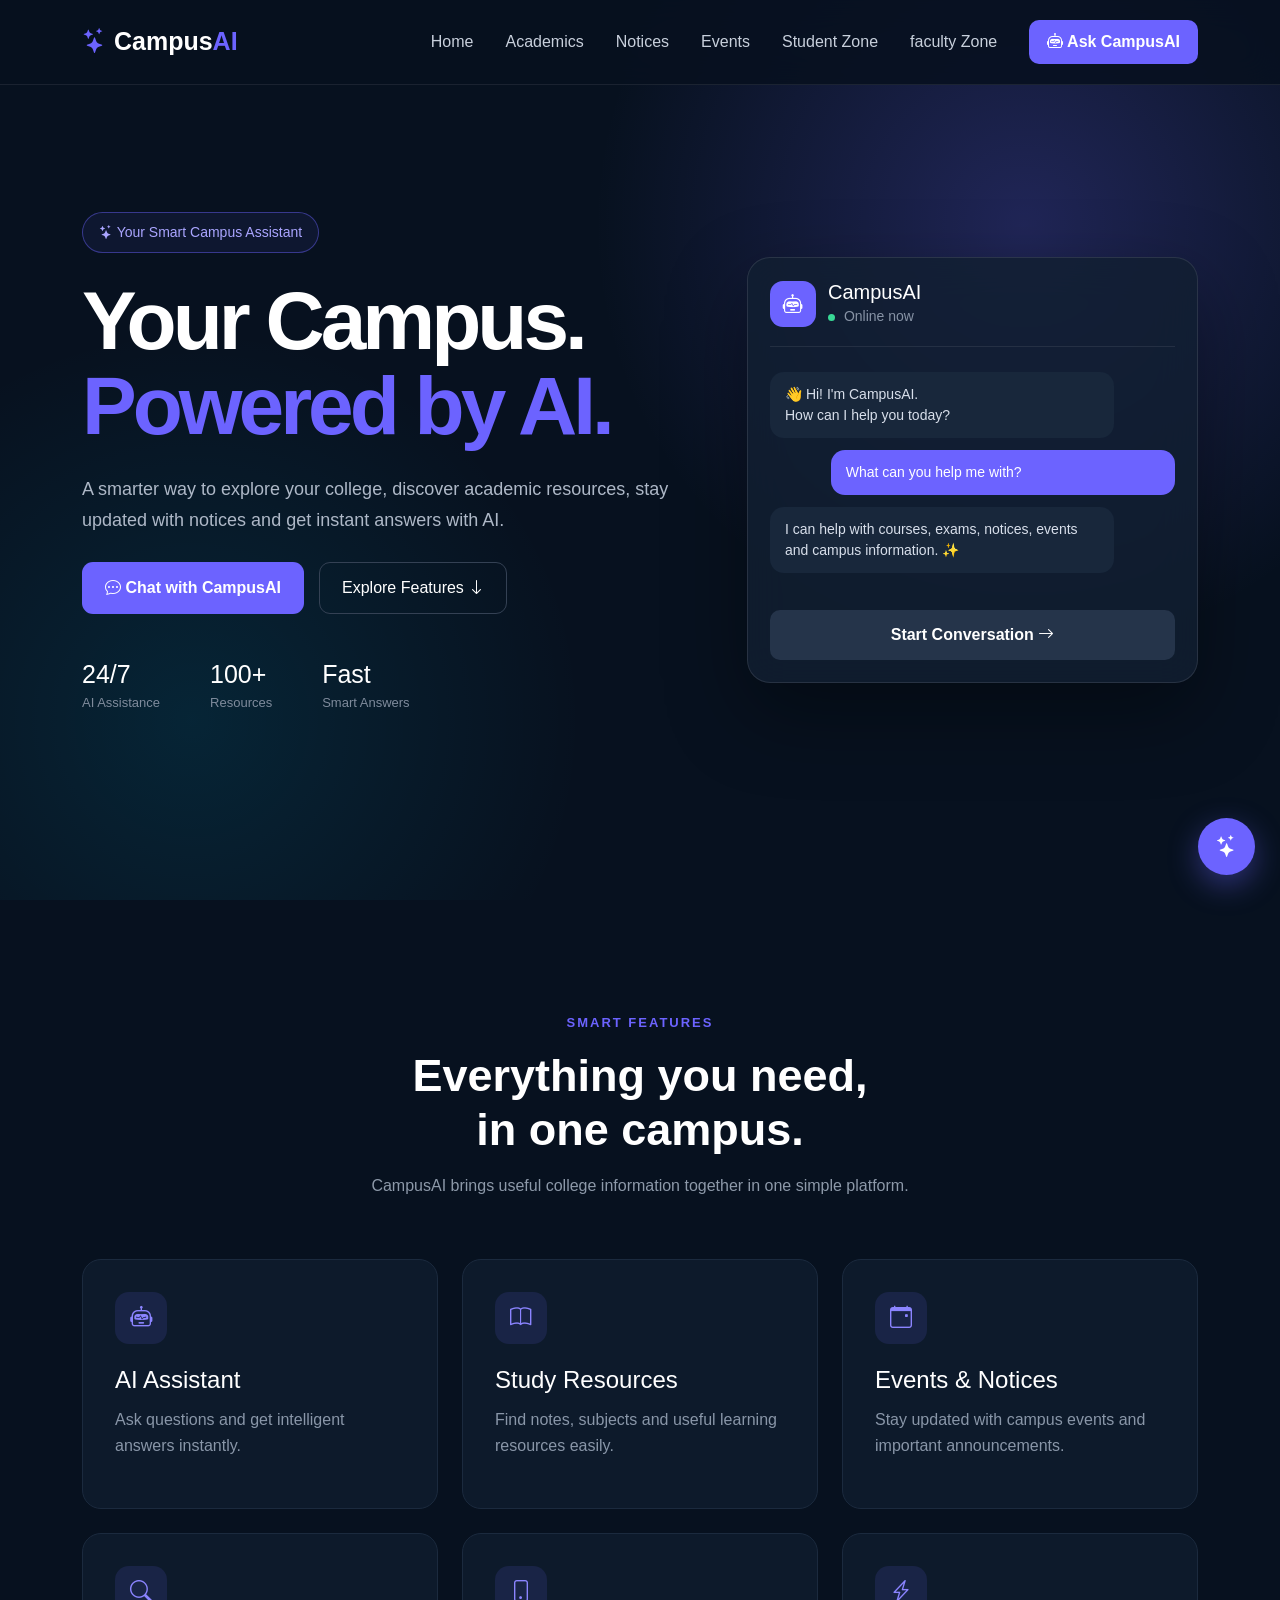
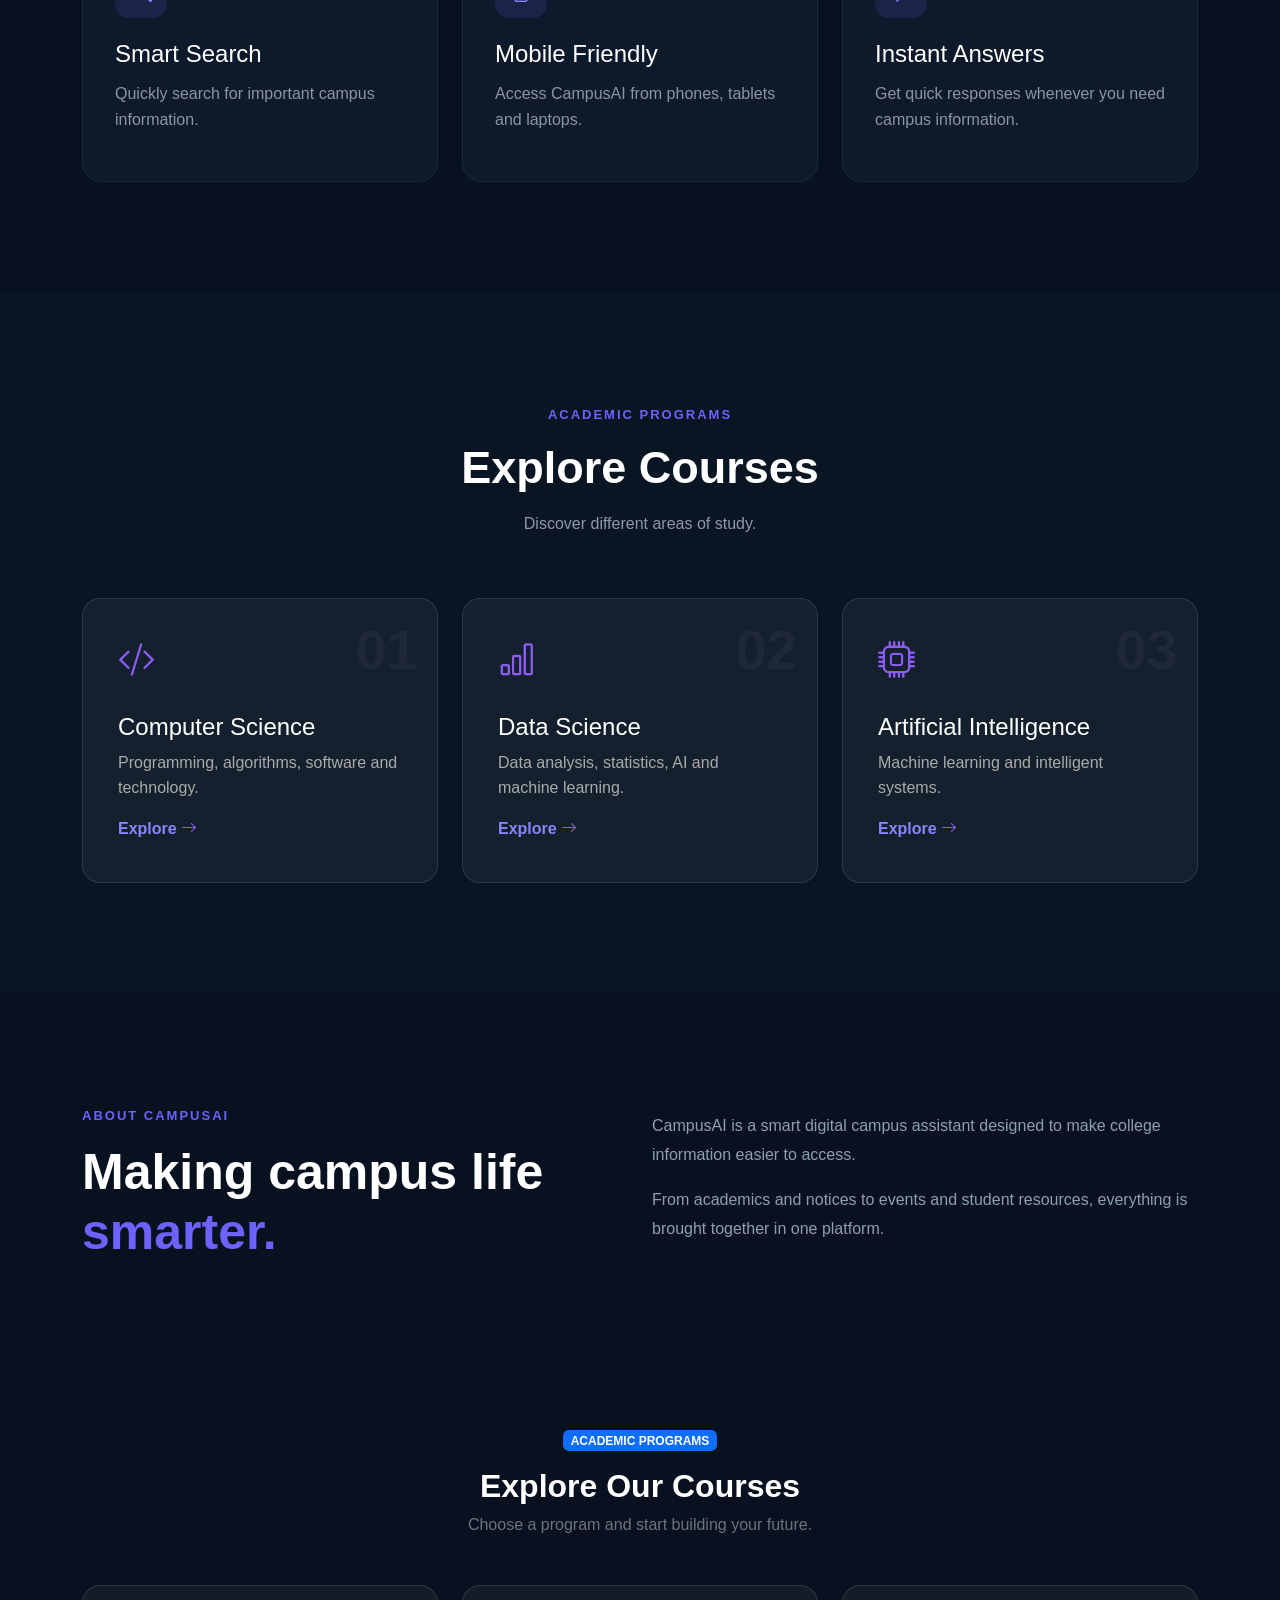
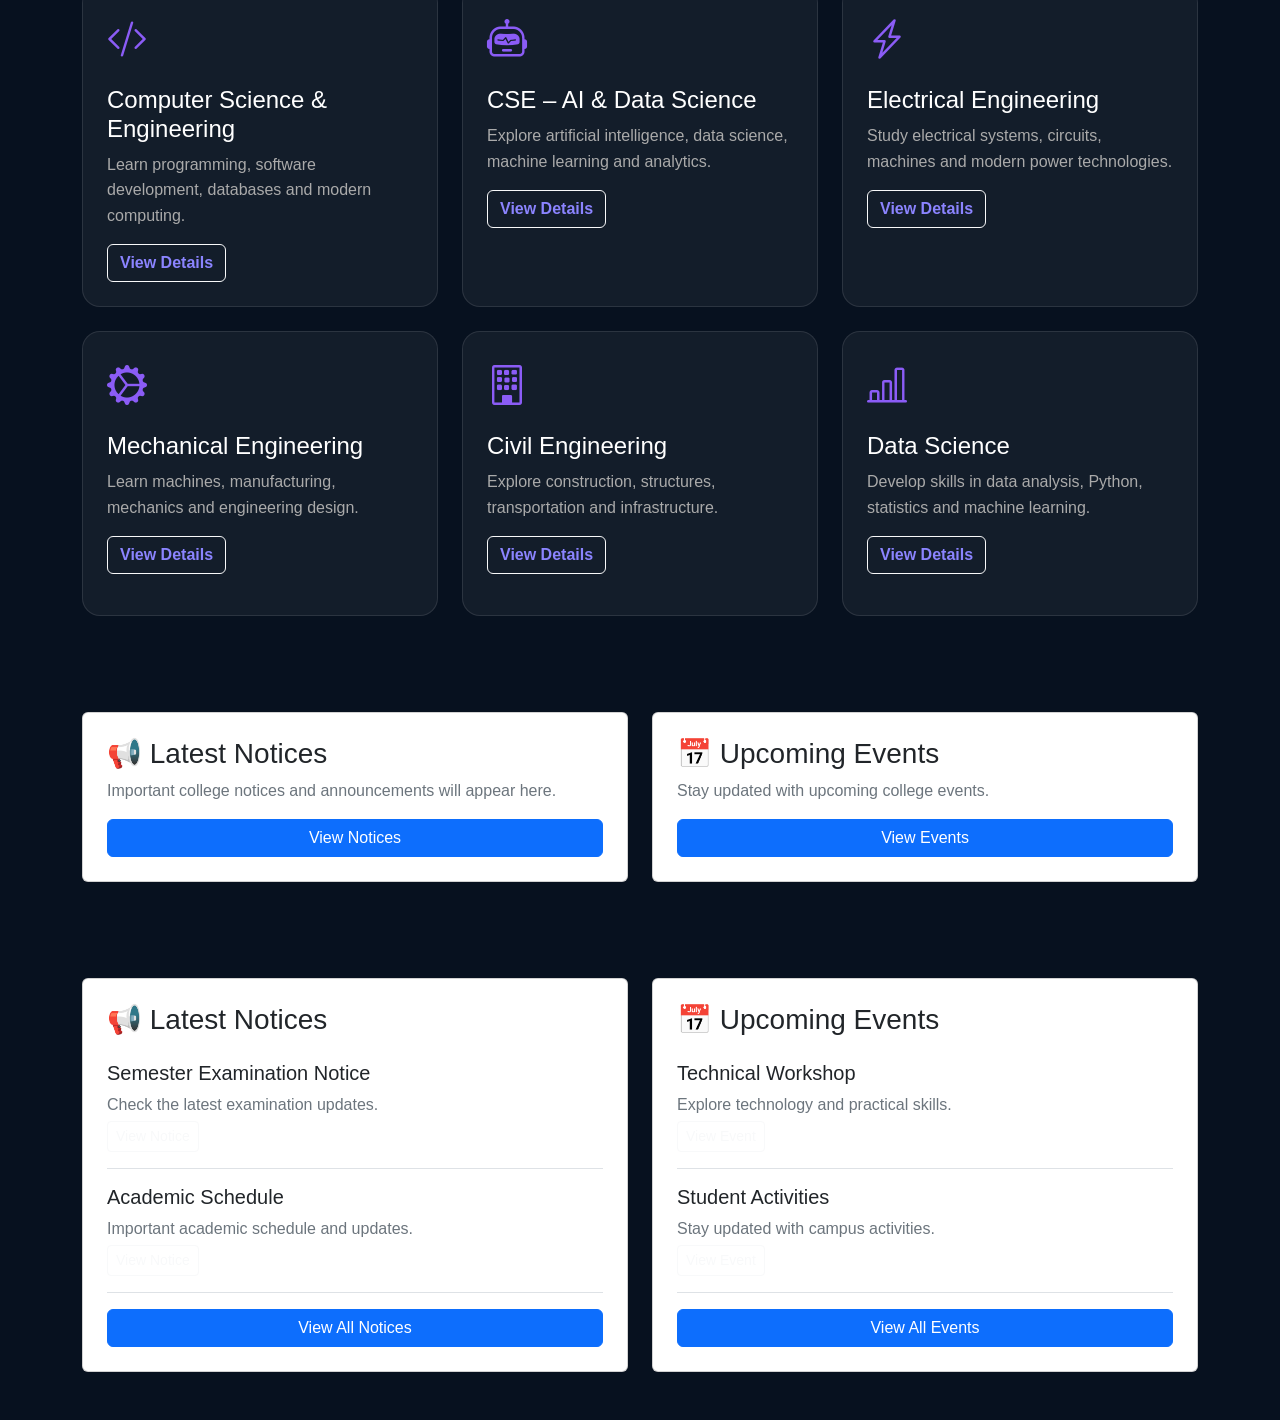
<file: index.html>
<!DOCTYPE html>
<html lang="en">

<head>
    <meta charset="UTF-8">
    <meta name="viewport" content="width=device-width, initial-scale=1.0">

    <title>CampusAI | Smart College Assistant</title>

    <!-- Bootstrap -->
    <link href="https://cdn.jsdelivr.net/npm/bootstrap@5.3.3/dist/css/bootstrap.min.css" rel="stylesheet">

    <!-- Bootstrap Icons -->
    <link rel="stylesheet"
        href="https://cdn.jsdelivr.net/npm/bootstrap-icons@1.11.3/font/bootstrap-icons.min.css">

    <!-- Our CSS -->
    <link rel="stylesheet" href="style.css">
</head>

<body>

    <!-- NAVBAR -->
    <nav class="navbar navbar-expand-lg fixed-top">

        <div class="container">

            <a class="navbar-brand" href="index.html">
                <i class="bi bi-stars"></i>
                Campus<span>AI</span>
            </a>

            <button class="navbar-toggler" type="button"
                data-bs-toggle="collapse"
                data-bs-target="#navbarNav">

                <span class="navbar-toggler-icon"></span>

            </button>

            <div class="collapse navbar-collapse" id="navbarNav">

                <ul class="navbar-nav ms-auto align-items-lg-center">

                    <li class="nav-item">
                        <a class="nav-link" href="#home">Home</a>
                    </li>

                    <li class="nav-item">
                        <a class="nav-link" href="page/academics.html">
                            Academics
                        </a>
                    </li>

                    <li class="nav-item">
                        <a class="nav-link" href="page/notices.html">
                            Notices
                        </a>
                    </li>

                    <li class="nav-item">
                        <a class="nav-link" href="page/events.html">
                            Events
                        </a>
                    </li>

                    <li class="nav-item">
                        <a class="nav-link" href="page/student.html">
                            Student Zone
                        </a>
                    </li>
                    
                    <li class="nav-item">
                        <a class="nav-link" href="page/faculty.html">
                             faculty Zone
                        </a>
                    </li> 

                    <li class="nav-item ms-lg-3">

                        <button class="ai-nav-btn" onclick="openChat()">
                            <i class="bi bi-robot"></i>
                            Ask CampusAI
                        </button>

                    </li>

                </ul>

            </div>

        </div>

    </nav>


    <!-- HERO SECTION -->

    <section id="home" class="hero">

        <div class="container">

            <div class="row align-items-center">

                <!-- LEFT -->

                <div class="col-lg-7">

                    <div class="badge-ai">

                        <i class="bi bi-stars"></i>

                        Your Smart Campus Assistant

                    </div>


                    <h1>

                        Your Campus.

                        <br>

                        <span>Powered by AI.</span>

                    </h1>


                    <p class="hero-text">

                        A smarter way to explore your college,
                        discover academic resources, stay updated
                        with notices and get instant answers with AI.

                    </p>


                    <div class="hero-buttons">

                        <button class="primary-btn" onclick="openChat()">

                            <i class="bi bi-chat-dots"></i>

                            Chat with CampusAI

                        </button>


                        <a href="#features" class="secondary-btn">

                            Explore Features

                            <i class="bi bi-arrow-down"></i>

                        </a>

                    </div>


                    <!-- STATS -->

                    <div class="hero-stats">

                        <div>

                            <h4>24/7</h4>

                            <p>AI Assistance</p>

                        </div>


                        <div>

                            <h4>100+</h4>

                            <p>Resources</p>

                        </div>


                        <div>

                            <h4>Fast</h4>

                            <p>Smart Answers</p>

                        </div>

                    </div>

                </div>


                <!-- RIGHT AI CARD -->

                <div class="col-lg-5">

                    <div class="ai-card">

                        <div class="ai-card-header">

                            <div class="ai-avatar">

                                <i class="bi bi-robot"></i>

                            </div>


                            <div>

                                <h5>CampusAI</h5>

                                <small>

                                    <span class="online-dot"></span>

                                    Online now

                                </small>

                            </div>

                        </div>


                        <div class="chat-preview">

                            <div class="message bot-message">

                                👋 Hi! I'm CampusAI.

                                <br>

                                How can I help you today?

                            </div>


                            <div class="message user-message">

                                What can you help me with?

                            </div>


                            <div class="message bot-message">

                                I can help with courses,
                                exams, notices, events
                                and campus information. ✨

                            </div>

                        </div>


                        <button class="chat-start" onclick="openChat()">

                            Start Conversation

                            <i class="bi bi-arrow-right"></i>

                        </button>

                    </div>

                </div>

            </div>

        </div>

    </section>


    <!-- FEATURES -->

    <section id="features" class="section">

        <div class="container">

            <div class="section-heading">

                <span>SMART FEATURES</span>

                <h2>
                    Everything you need,
                    <br>
                    in one campus.
                </h2>

                <p>
                    CampusAI brings useful college information
                    together in one simple platform.
                </p>

            </div>


            <div class="row g-4">


                <div class="col-md-6 col-lg-4">

                    <div class="feature-card">

                        <div class="feature-icon">

                            <i class="bi bi-robot"></i>

                        </div>

                        <h4>AI Assistant</h4>

                        <p>
                            Ask questions and get intelligent
                            answers instantly.
                        </p>

                    </div>

                </div>


                <div class="col-md-6 col-lg-4">

                    <div class="feature-card">

                        <div class="feature-icon">

                            <i class="bi bi-book"></i>

                        </div>

                        <h4>Study Resources</h4>

                        <p>
                            Find notes, subjects and useful
                            learning resources easily.
                        </p>

                    </div>

                </div>


                <div class="col-md-6 col-lg-4">

                    <div class="feature-card">

                        <div class="feature-icon">

                            <i class="bi bi-calendar-event"></i>

                        </div>

                        <h4>Events & Notices</h4>

                        <p>
                            Stay updated with campus events
                            and important announcements.
                        </p>

                    </div>

                </div>


                <div class="col-md-6 col-lg-4">

                    <div class="feature-card">

                        <div class="feature-icon">

                            <i class="bi bi-search"></i>

                        </div>

                        <h4>Smart Search</h4>

                        <p>
                            Quickly search for important
                            campus information.
                        </p>

                    </div>

                </div>


                <div class="col-md-6 col-lg-4">

                    <div class="feature-card">

                        <div class="feature-icon">

                            <i class="bi bi-phone"></i>

                        </div>

                        <h4>Mobile Friendly</h4>

                        <p>
                            Access CampusAI from phones,
                            tablets and laptops.
                        </p>

                    </div>

                </div>


                <div class="col-md-6 col-lg-4">

                    <div class="feature-card">

                        <div class="feature-icon">

                            <i class="bi bi-lightning-charge"></i>

                        </div>

                        <h4>Instant Answers</h4>

                        <p>
                            Get quick responses whenever
                            you need campus information.
                        </p>

                    </div>

                </div>

            </div>

        </div>

    </section>


    <!-- COURSES -->

    <section id="courses" class="courses-section">

        <div class="container">

            <div class="section-heading">

                <span>ACADEMIC PROGRAMS</span>

                <h2>Explore Courses</h2>

                <p>
                    Discover different areas of study.
                </p>

            </div>


            <div class="row g-4">


                <div class="col-md-4">

                    <div class="course-card">

                        <div class="course-number">01</div>

                        <i class="bi bi-code-slash"></i>

                        <h4>Computer Science</h4>

                        <p>
                            Programming, algorithms,
                            software and technology.
                        </p>

                        <a href="pages/academics.html">
                            Explore
                            <i class="bi bi-arrow-right"></i>
                        </a>

                    </div>

                </div>


                <div class="col-md-4">

                    <div class="course-card">

                        <div class="course-number">02</div>

                        <i class="bi bi-bar-chart"></i>

                        <h4>Data Science</h4>

                        <p>
                            Data analysis, statistics,
                            AI and machine learning.
                        </p>

                        <a href="pages/academics.html">
                            Explore
                            <i class="bi bi-arrow-right"></i>
                        </a>

                    </div>

                </div>


                <div class="col-md-4">

                    <div class="course-card">

                        <div class="course-number">03</div>

                        <i class="bi bi-cpu"></i>

                        <h4>Artificial Intelligence</h4>

                        <p>
                            Machine learning and
                            intelligent systems.
                        </p>

                        <a href="pages/academics.html">
                            Explore
                            <i class="bi bi-arrow-right"></i>
                        </a>

                    </div>

                </div>

            </div>

        </div>

    </section>


    <!-- ABOUT -->

    <section id="about" class="about-section">

        <div class="container">

            <div class="row align-items-center">

                <div class="col-lg-6">

                    <span class="small-title">
                        ABOUT CAMPUSAI
                    </span>

                    <h2>
                        Making campus life
                        <span>smarter.</span>
                    </h2>

                </div>


                <div class="col-lg-6">

                    <p>
                        CampusAI is a smart digital campus
                        assistant designed to make college
                        information easier to access.
                    </p>

                    <p>
                        From academics and notices to events
                        and student resources, everything is
                        brought together in one platform.
                    </p>

                </div>

            </div>

        </div>

    </section>

    <section id="courses" class="py-5">
    <div class="container">

        <div class="text-center mb-5">
            <span class="badge bg-primary mb-3">ACADEMIC PROGRAMS</span>
            <h2 class="fw-bold">Explore Our Courses</h2>
            <p class="text-secondary">
                Choose a program and start building your future.
            </p>
        </div>

        <div class="row g-4">

            <div class="col-md-6 col-lg-4">
                <div class="course-card h-100 p-4">
                    <i class="bi bi-code-slash fs-1"></i>
                    <h4 class="mt-3">Computer Science & Engineering</h4>
                    <p>Learn programming, software development, databases and modern computing.</p>
                    <a href="page/academics.html" class="btn btn-outline-light">
                        View Details
                    </a>
                </div>
            </div>

            <div class="col-md-6 col-lg-4">
                <div class="course-card h-100 p-4">
                    <i class="bi bi-robot fs-1"></i>
                    <h4 class="mt-3">CSE – AI & Data Science</h4>
                    <p>Explore artificial intelligence, data science, machine learning and analytics.</p>
                    <a href="page/academics.html" class="btn btn-outline-light">
                        View Details
                    </a>
                </div>
            </div>

            <div class="col-md-6 col-lg-4">
                <div class="course-card h-100 p-4">
                    <i class="bi bi-lightning-charge fs-1"></i>
                    <h4 class="mt-3">Electrical Engineering</h4>
                    <p>Study electrical systems, circuits, machines and modern power technologies.</p>
                    <a href="page/academics.html" class="btn btn-outline-light">
                        View Details
                    </a>
                </div>
            </div>

            <div class="col-md-6 col-lg-4">
                <div class="course-card h-100 p-4">
                    <i class="bi bi-gear-wide-connected fs-1"></i>
                    <h4 class="mt-3">Mechanical Engineering</h4>
                    <p>Learn machines, manufacturing, mechanics and engineering design.</p>
                    <a href="page/academics.html" class="btn btn-outline-light">
                        View Details
                    </a>
                </div>
            </div>

            <div class="col-md-6 col-lg-4">
                <div class="course-card h-100 p-4">
                    <i class="bi bi-building fs-1"></i>
                    <h4 class="mt-3">Civil Engineering</h4>
                    <p>Explore construction, structures, transportation and infrastructure.</p>
                    <a href="page/academics.html" class="btn btn-outline-light">
                        View Details
                    </a>
                </div>
            </div>

            <div class="col-md-6 col-lg-4">
                <div class="course-card h-100 p-4">
                    <i class="bi bi-bar-chart-line fs-1"></i>
                    <h4 class="mt-3">Data Science</h4>
                    <p>Develop skills in data analysis, Python, statistics and machine learning.</p>
                    <a href="page/academics.html" class="btn btn-outline-light">
                        View Details
                    </a>
                </div>
            </div>

        </div>
    </div>
</section>

<section class="container py-5">
    <div class="row g-4">

        <div class="col-lg-6">
            <div class="card p-4 h-100">
                <h3>📢 Latest Notices</h3>
                <p class="text-secondary">
                    Important college notices and announcements will appear here.
                </p>
                <a href="page/notices.html" class="btn btn-primary">
                    View Notices
                </a>
            </div>
        </div>

        <div class="col-lg-6">
            <div class="card p-4 h-100">
                <h3>📅 Upcoming Events</h3>
                <p class="text-secondary">
                    Stay updated with upcoming college events.
                </p>
                <a href="page/events.html" class="btn btn-primary">
                    View Events
                </a>
            </div>
        </div>

    </div>
</section>

<section class="container py-5">
    <div class="row g-4">

        <!-- Latest Notices -->
        <div class="col-lg-6">
            <div class="card h-100 p-4">
                <h3 class="mb-4">
                    📢 Latest Notices
                </h3>

                <div class="border-bottom pb-3 mb-3">
                    <h5>Semester Examination Notice</h5>
                    <p class="text-secondary mb-1">
                        Check the latest examination updates.
                    </p>
                    <a href="pages/notices.html" class="btn btn-sm btn-outline-light">
                        View Notice
                    </a>
                </div>

                <div class="border-bottom pb-3 mb-3">
                    <h5>Academic Schedule</h5>
                    <p class="text-secondary mb-1">
                        Important academic schedule and updates.
                    </p>
                    <a href="pages/notices.html" class="btn btn-sm btn-outline-light">
                        View Notice
                    </a>
                </div>

                <a href="pages/notices.html" class="btn btn-primary">
                    View All Notices
                </a>
            </div>
        </div>

        <!-- Upcoming Events -->
        <div class="col-lg-6">
            <div class="card h-100 p-4">
                <h3 class="mb-4">
                    📅 Upcoming Events
                </h3>

                <div class="border-bottom pb-3 mb-3">
                    <h5>Technical Workshop</h5>
                    <p class="text-secondary mb-1">
                        Explore technology and practical skills.
                    </p>
                    <a href="pages/events.html" class="btn btn-sm btn-outline-light">
                        View Event
                    </a>
                </div>

                <div class="border-bottom pb-3 mb-3">
                    <h5>Student Activities</h5>
                    <p class="text-secondary mb-1">
                        Stay updated with campus activities.
                    </p>
                    <a href="pages/events.html" class="btn btn-sm btn-outline-light">
                        View Event
                    </a>
                </div>

                <a href="pages/events.html" class="btn btn-primary">
                    View All Events
                </a>
            </div>
        </div>

    </div>
</section>

    <!-- CHATBOT -->

    <div id="chatbot" class="chatbot">

        <div class="chat-header">

            <div class="chat-profile">

                <div class="chat-avatar">

                    <i class="bi bi-robot"></i>

                </div>

                <div>

                    <strong>CampusAI</strong>

                    <small>

                        <span class="online-dot"></span>

                        AI Assistant

                    </small>

                </div>

            </div>


            <button onclick="closeChat()">

                <i class="bi bi-x-lg"></i>

            </button>

        </div>


        <div id="chatMessages" class="chat-messages">

            <div class="chat-bubble bot">

                👋 Hey! I'm CampusAI.

                <br><br>

                Ask me anything about your campus.

            </div>

        </div>


        <div class="quick-questions">

            <button onclick="quickQuestion('Tell me about courses')">
                Courses
            </button>

            <button onclick="quickQuestion('Tell me about exams')">
                Exams
            </button>

            <button onclick="quickQuestion('Show study resources')">
                Resources
            </button>

        </div>


        <div class="chat-input">

            <input
                type="text"
                id="userInput"
                placeholder="Ask CampusAI..."
                onkeypress="handleEnter(event)"
            >

            <button onclick="sendMessage()">

                <i class="bi bi-send-fill"></i>

            </button>

        </div>

    </div>


    <!-- FLOATING AI BUTTON -->

    <button class="floating-ai" onclick="openChat()">

        <i class="bi bi-stars"></i>

    </button>


    <!-- Bootstrap JavaScript -->

    <script src="https://cdn.jsdelivr.net/npm/bootstrap@5.3.3/dist/js/bootstrap.bundle.min.js"></script>

    <!-- Our JavaScript -->

    <script src="script.js"></script>

</body>

</html>
</file>
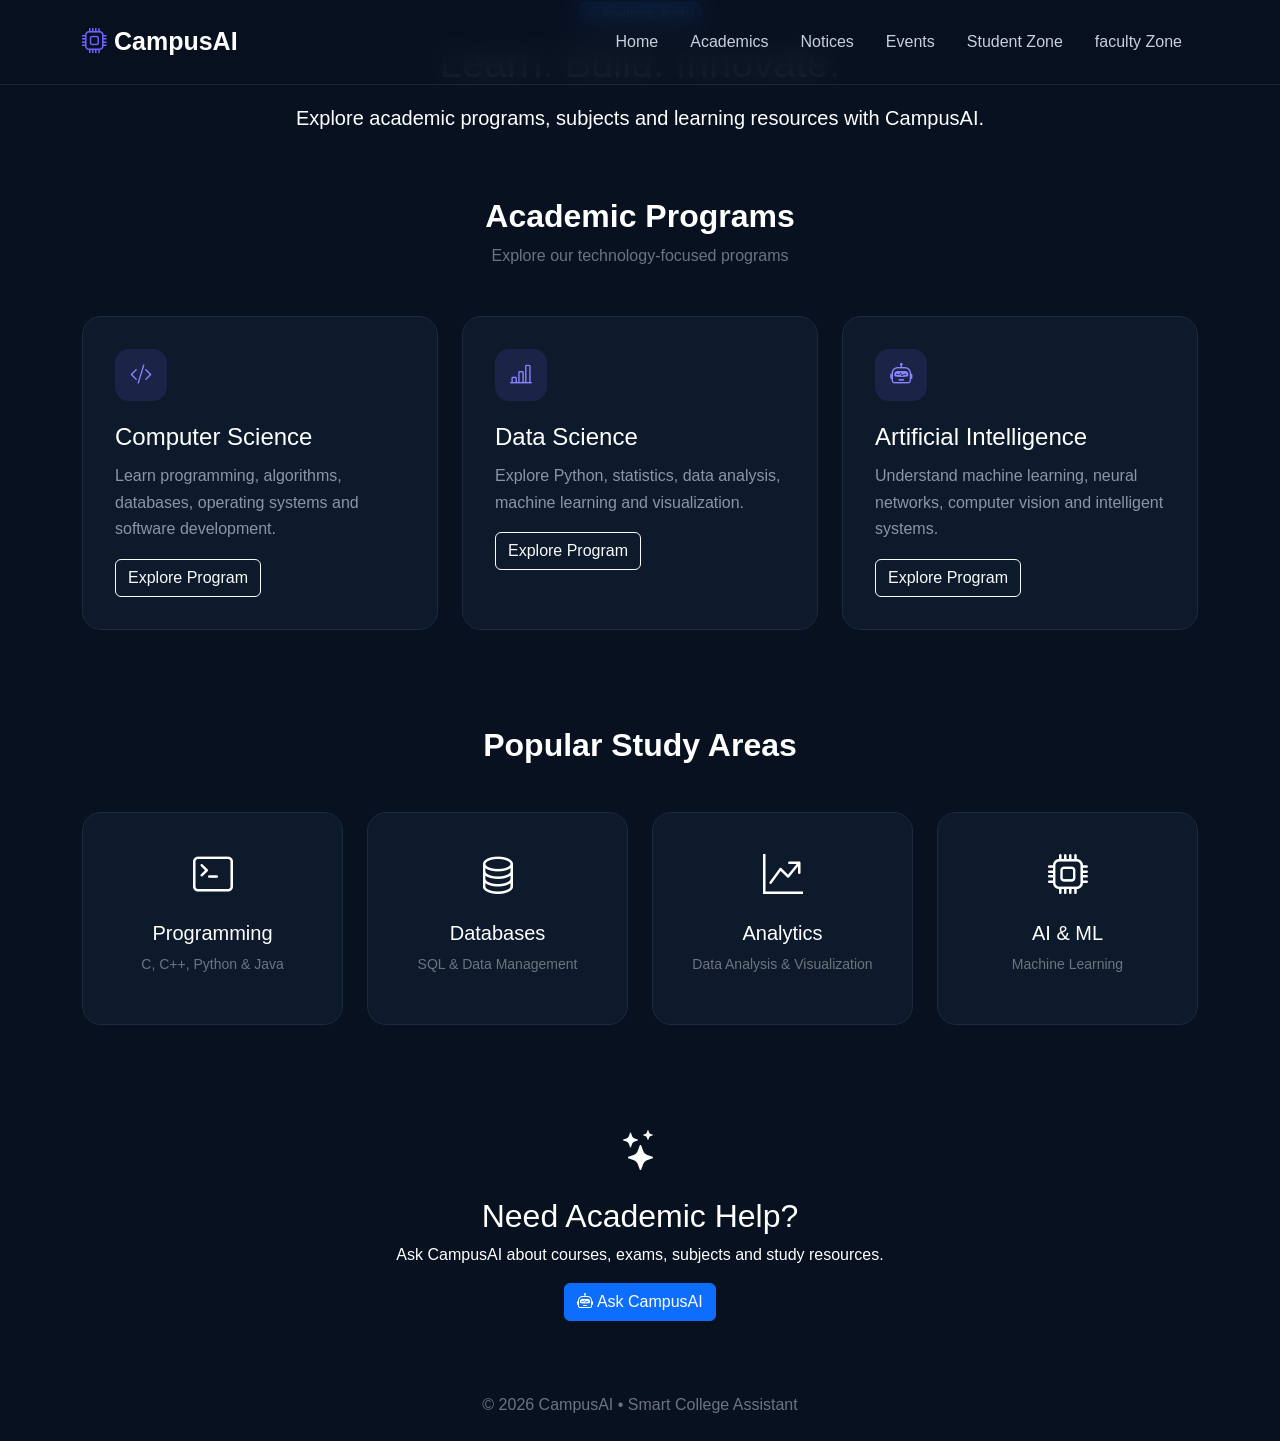
<file: academics.html>
<!DOCTYPE html>
<html lang="en">
<head>
    <meta charset="UTF-8">
    <meta name="viewport" content="width=device-width, initial-scale=1.0">

    <title>Academics | CampusAI</title>

    <link rel="stylesheet"
          href="https://cdn.jsdelivr.net/npm/bootstrap@5.3.3/dist/css/bootstrap.min.css">

    <link rel="stylesheet"
          href="https://cdn.jsdelivr.net/npm/bootstrap-icons@1.11.3/font/bootstrap-icons.min.css">

    <link rel="stylesheet" href="../style.css">
</head>

<body>

<!-- NAVBAR -->
<nav class="navbar navbar-expand-lg navbar-dark fixed-top">
    <div class="container">

        <a class="navbar-brand fw-bold" href="../index.html">
            <i class="bi bi-cpu"></i> CampusAI
        </a>

        <button class="navbar-toggler"
                type="button"
                data-bs-toggle="collapse"
                data-bs-target="#navbarNav">
            <span class="navbar-toggler-icon"></span>
        </button>

        <div class="collapse navbar-collapse" id="navbarNav">

            <ul class="navbar-nav ms-auto">

                <li class="nav-item">
                    <a class="nav-link" href="../index.html">Home</a>
                </li>

                <li class="nav-item">
                    <a class="nav-link active" href="academics.html">
                        Academics
                    </a>
                </li>

                <li class="nav-item">
                    <a class="nav-link" href="notices.html">
                        Notices
                    </a>
                </li>

                <li class="nav-item">
                    <a class="nav-link" href="events.html">
                        Events
                    </a>
                </li>

                <li class="nav-item">
                    <a class="nav-link" href="student.html">
                        Student Zone
                    </a>
                </li>
                <li class="nav-item">
                    <a class="nav-link" href="faculty.html">
                        faculty Zone

                    </a>
                </li>

            </ul>

        </div>
    </div>
</nav>


<!-- HERO -->
<section class="hero-section text-center">

    <div class="container">

        <span class="badge bg-primary mb-3">
            <i class="bi bi-mortarboard"></i>
            Academic Portal
        </span>

        <h1>
            Learn. Build. <span>Innovate.</span>
        </h1>

        <p class="lead mt-3">
            Explore academic programs, subjects and learning resources
            with CampusAI.
        </p>

    </div>

</section>


<!-- PROGRAMS -->
<section class="container py-5">

    <div class="text-center mb-5">

        <h2 class="fw-bold">
            Academic Programs
        </h2>

        <p class="text-secondary">
            Explore our technology-focused programs
        </p>

    </div>


    <div class="row g-4">

        <!-- CSE -->
        <div class="col-md-4">

            <div class="feature-card h-100">

                <div class="feature-icon">
                    <i class="bi bi-code-slash"></i>
                </div>

                <h4 class="mt-3">
                    Computer Science
                </h4>

                <p>
                    Learn programming, algorithms, databases,
                    operating systems and software development.
                </p>

                <button class="btn btn-outline-light">
                    Explore Program
                </button>

            </div>

        </div>


        <!-- DATA SCIENCE -->
        <div class="col-md-4">

            <div class="feature-card h-100">

                <div class="feature-icon">
                    <i class="bi bi-bar-chart-line"></i>
                </div>

                <h4 class="mt-3">
                    Data Science
                </h4>

                <p>
                    Explore Python, statistics, data analysis,
                    machine learning and visualization.
                </p>

                <button class="btn btn-outline-light">
                    Explore Program
                </button>

            </div>

        </div>


        <!-- AI -->
        <div class="col-md-4">

            <div class="feature-card h-100">

                <div class="feature-icon">
                    <i class="bi bi-robot"></i>
                </div>

                <h4 class="mt-3">
                    Artificial Intelligence
                </h4>

                <p>
                    Understand machine learning, neural networks,
                    computer vision and intelligent systems.
                </p>

                <button class="btn btn-outline-light">
                    Explore Program
                </button>

            </div>

        </div>

    </div>

</section>


<!-- STUDY AREAS -->
<section class="container py-5">

    <div class="text-center mb-5">

        <h2 class="fw-bold">
            Popular Study Areas
        </h2>

    </div>


    <div class="row g-4">

        <div class="col-md-3 col-6">
            <div class="feature-card text-center">
                <i class="bi bi-terminal fs-1"></i>
                <h5 class="mt-3">Programming</h5>
                <p class="small text-secondary">
                    C, C++, Python & Java
                </p>
            </div>
        </div>


        <div class="col-md-3 col-6">
            <div class="feature-card text-center">
                <i class="bi bi-database fs-1"></i>
                <h5 class="mt-3">Databases</h5>
                <p class="small text-secondary">
                    SQL & Data Management
                </p>
            </div>
        </div>


        <div class="col-md-3 col-6">
            <div class="feature-card text-center">
                <i class="bi bi-graph-up-arrow fs-1"></i>
                <h5 class="mt-3">Analytics</h5>
                <p class="small text-secondary">
                    Data Analysis & Visualization
                </p>
            </div>
        </div>


        <div class="col-md-3 col-6">
            <div class="feature-card text-center">
                <i class="bi bi-cpu fs-1"></i>
                <h5 class="mt-3">AI & ML</h5>
                <p class="small text-secondary">
                    Machine Learning
                </p>
            </div>
        </div>

    </div>

</section>


<!-- CTA -->
<section class="container py-5">

    <div class="about-box text-center">

        <i class="bi bi-stars fs-1"></i>

        <h2 class="mt-3">
            Need Academic Help?
        </h2>

        <p>
            Ask CampusAI about courses, exams, subjects
            and study resources.
        </p>

        <a href="../index.html#chatbot"
           class="btn btn-primary">
            <i class="bi bi-robot"></i>
            Ask CampusAI
        </a>

    </div>

</section>


<!-- FOOTER -->
<footer class="text-center py-4">

    <p class="mb-0 text-secondary">
        © 2026 CampusAI • Smart College Assistant
    </p>

</footer>


<script src="https://cdn.jsdelivr.net/npm/bootstrap@5.3.3/dist/js/bootstrap.bundle.min.js"></script>

</body>
</html>
</file>
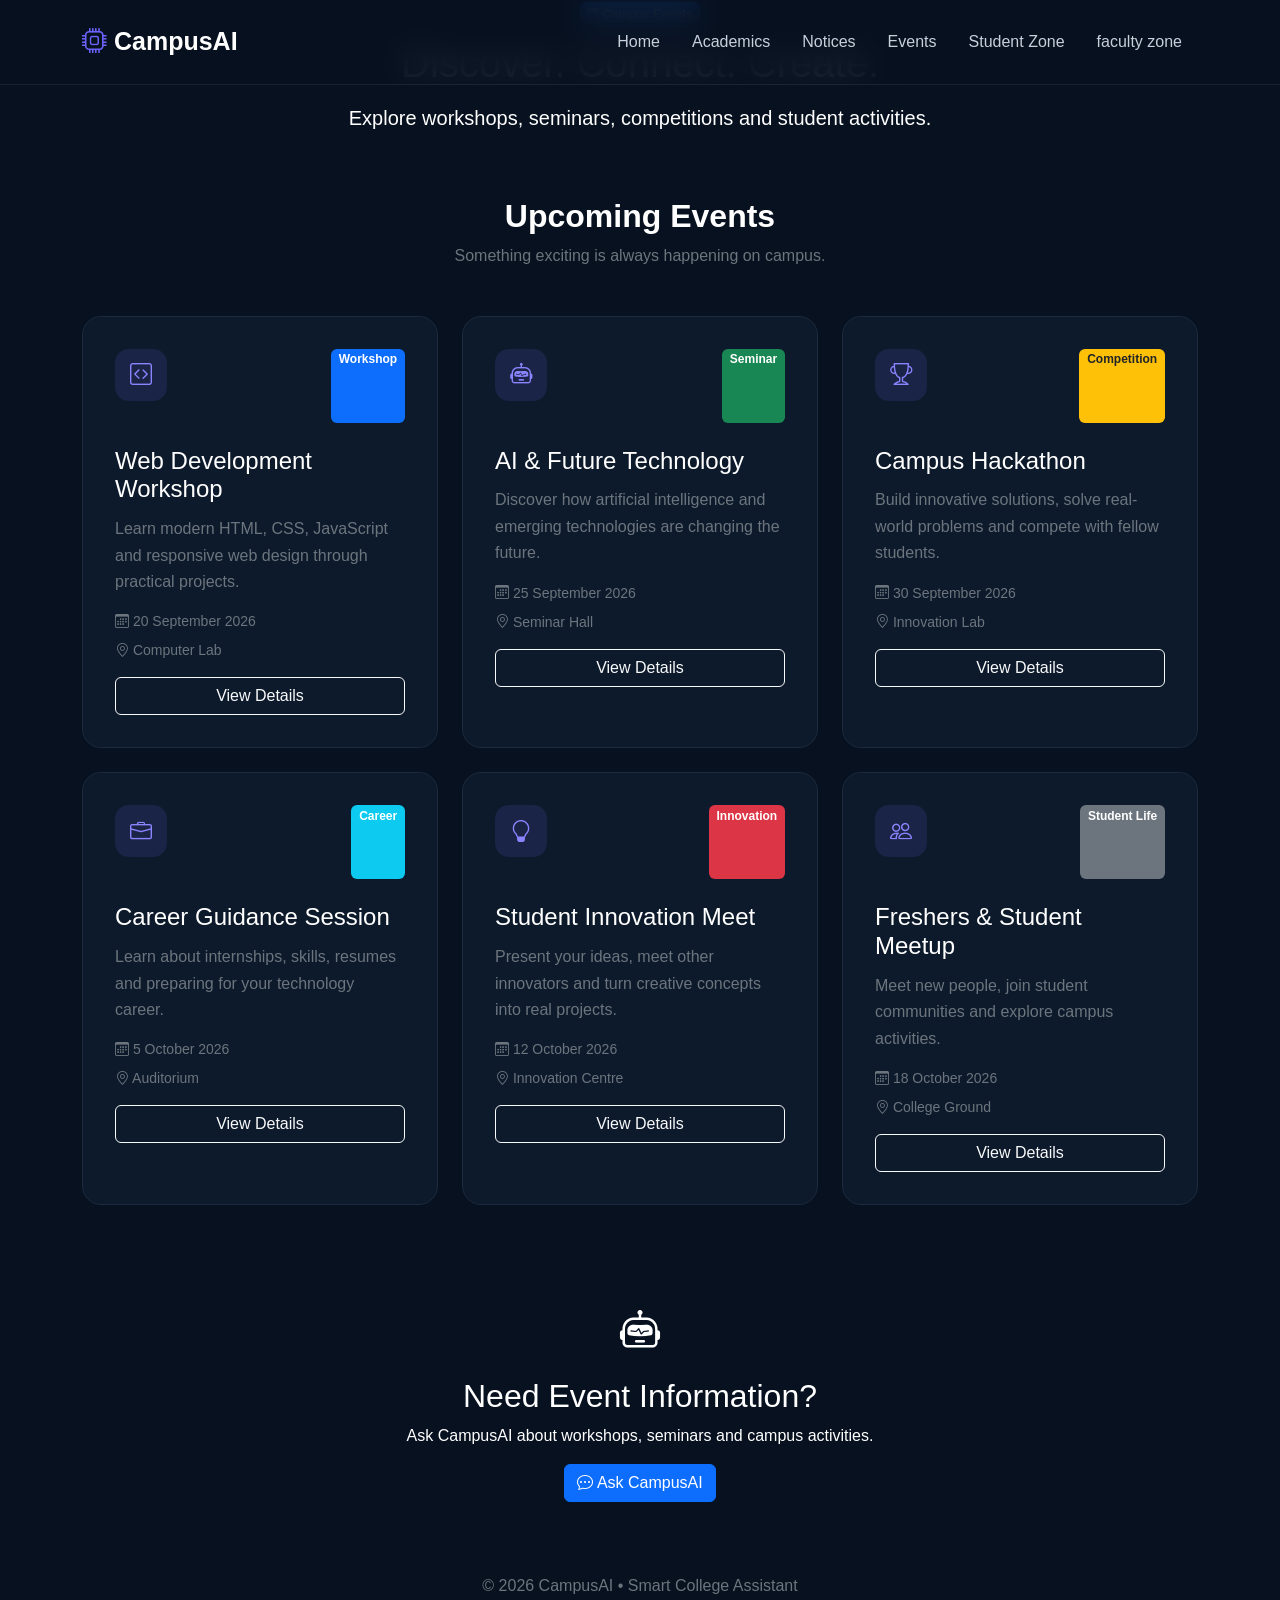
<file: events.html>
<!DOCTYPE html>
<html lang="en">
<head>
    <meta charset="UTF-8">
    <meta name="viewport" content="width=device-width, initial-scale=1.0">

    <title>Events | CampusAI</title>

    <link rel="stylesheet"
          href="https://cdn.jsdelivr.net/npm/bootstrap@5.3.3/dist/css/bootstrap.min.css">

    <link rel="stylesheet"
          href="https://cdn.jsdelivr.net/npm/bootstrap-icons@1.11.3/font/bootstrap-icons.min.css">

    <link rel="stylesheet" href="../style.css">
</head>

<body>

<!-- NAVBAR -->
<nav class="navbar navbar-expand-lg navbar-dark fixed-top">
    <div class="container">

        <a class="navbar-brand fw-bold" href="../index.html">
            <i class="bi bi-cpu"></i> CampusAI
        </a>

        <button class="navbar-toggler"
                type="button"
                data-bs-toggle="collapse"
                data-bs-target="#navbarNav">
            <span class="navbar-toggler-icon"></span>
        </button>

        <div class="collapse navbar-collapse" id="navbarNav">

            <ul class="navbar-nav ms-auto">

                <li class="nav-item">
                    <a class="nav-link" href="../index.html">Home</a>
                </li>

                <li class="nav-item">
                    <a class="nav-link" href="academics.html">Academics</a>
                </li>

                <li class="nav-item">
                    <a class="nav-link" href="notices.html">Notices</a>
                </li>

                <li class="nav-item">
                    <a class="nav-link active" href="events.html">Events</a>
                </li>

                <li class="nav-item">
                    <a class="nav-link" href="student.html">Student Zone</a>
                </li>
               
                <li class="nav-item">
                    <a class="nav-link" href="faculty.html">faculty zone</a>
                </li>

            </ul>

        </div>
    </div>
</nav>


<!-- HERO -->
<section class="hero-section text-center">

    <div class="container">

        <span class="badge bg-primary mb-3">
            <i class="bi bi-calendar2-event"></i>
            Campus Events
        </span>

        <h1>
            Discover. <span>Connect. Create.</span>
        </h1>

        <p class="lead mt-3">
            Explore workshops, seminars, competitions and student activities.
        </p>

    </div>

</section>


<!-- EVENTS -->
<section class="container py-5">

    <div class="text-center mb-5">

        <h2 class="fw-bold">
            Upcoming Events
        </h2>

        <p class="text-secondary">
            Something exciting is always happening on campus.
        </p>

    </div>


    <div class="row g-4">


        <!-- EVENT 1 -->
        <div class="col-lg-4 col-md-6">

            <div class="feature-card h-100">

                <div class="d-flex justify-content-between">

                    <div class="feature-icon">
                        <i class="bi bi-code-square"></i>
                    </div>

                    <span class="badge bg-primary">
                        Workshop
                    </span>

                </div>

                <div class="mt-4">

                    <h4>
                        Web Development Workshop
                    </h4>

                    <p class="text-secondary">
                        Learn modern HTML, CSS, JavaScript and
                        responsive web design through practical projects.
                    </p>

                    <div class="small text-secondary mb-2">
                        <i class="bi bi-calendar3"></i>
                        20 September 2026
                    </div>

                    <div class="small text-secondary mb-3">
                        <i class="bi bi-geo-alt"></i>
                        Computer Lab
                    </div>

                    <button class="btn btn-outline-light w-100">
                        View Details
                    </button>

                </div>

            </div>

        </div>


        <!-- EVENT 2 -->
        <div class="col-lg-4 col-md-6">

            <div class="feature-card h-100">

                <div class="d-flex justify-content-between">

                    <div class="feature-icon">
                        <i class="bi bi-robot"></i>
                    </div>

                    <span class="badge bg-success">
                        Seminar
                    </span>

                </div>

                <div class="mt-4">

                    <h4>
                        AI & Future Technology
                    </h4>

                    <p class="text-secondary">
                        Discover how artificial intelligence and
                        emerging technologies are changing the future.
                    </p>

                    <div class="small text-secondary mb-2">
                        <i class="bi bi-calendar3"></i>
                        25 September 2026
                    </div>

                    <div class="small text-secondary mb-3">
                        <i class="bi bi-geo-alt"></i>
                        Seminar Hall
                    </div>

                    <button class="btn btn-outline-light w-100">
                        View Details
                    </button>

                </div>

            </div>

        </div>


        <!-- EVENT 3 -->
        <div class="col-lg-4 col-md-6">

            <div class="feature-card h-100">

                <div class="d-flex justify-content-between">

                    <div class="feature-icon">
                        <i class="bi bi-trophy"></i>
                    </div>

                    <span class="badge bg-warning text-dark">
                        Competition
                    </span>

                </div>

                <div class="mt-4">

                    <h4>
                        Campus Hackathon
                    </h4>

                    <p class="text-secondary">
                        Build innovative solutions, solve real-world
                        problems and compete with fellow students.
                    </p>

                    <div class="small text-secondary mb-2">
                        <i class="bi bi-calendar3"></i>
                        30 September 2026
                    </div>

                    <div class="small text-secondary mb-3">
                        <i class="bi bi-geo-alt"></i>
                        Innovation Lab
                    </div>

                    <button class="btn btn-outline-light w-100">
                        View Details
                    </button>

                </div>

            </div>

        </div>


        <!-- EVENT 4 -->
        <div class="col-lg-4 col-md-6">

            <div class="feature-card h-100">

                <div class="d-flex justify-content-between">

                    <div class="feature-icon">
                        <i class="bi bi-briefcase"></i>
                    </div>

                    <span class="badge bg-info">
                        Career
                    </span>

                </div>

                <div class="mt-4">

                    <h4>
                        Career Guidance Session
                    </h4>

                    <p class="text-secondary">
                        Learn about internships, skills, resumes and
                        preparing for your technology career.
                    </p>

                    <div class="small text-secondary mb-2">
                        <i class="bi bi-calendar3"></i>
                        5 October 2026
                    </div>

                    <div class="small text-secondary mb-3">
                        <i class="bi bi-geo-alt"></i>
                        Auditorium
                    </div>

                    <button class="btn btn-outline-light w-100">
                        View Details
                    </button>

                </div>

            </div>

        </div>


        <!-- EVENT 5 -->
        <div class="col-lg-4 col-md-6">

            <div class="feature-card h-100">

                <div class="d-flex justify-content-between">

                    <div class="feature-icon">
                        <i class="bi bi-lightbulb"></i>
                    </div>

                    <span class="badge bg-danger">
                        Innovation
                    </span>

                </div>

                <div class="mt-4">

                    <h4>
                        Student Innovation Meet
                    </h4>

                    <p class="text-secondary">
                        Present your ideas, meet other innovators and
                        turn creative concepts into real projects.
                    </p>

                    <div class="small text-secondary mb-2">
                        <i class="bi bi-calendar3"></i>
                        12 October 2026
                    </div>

                    <div class="small text-secondary mb-3">
                        <i class="bi bi-geo-alt"></i>
                        Innovation Centre
                    </div>

                    <button class="btn btn-outline-light w-100">
                        View Details
                    </button>

                </div>

            </div>

        </div>


        <!-- EVENT 6 -->
        <div class="col-lg-4 col-md-6">

            <div class="feature-card h-100">

                <div class="d-flex justify-content-between">

                    <div class="feature-icon">
                        <i class="bi bi-people"></i>
                    </div>

                    <span class="badge bg-secondary">
                        Student Life
                    </span>

                </div>

                <div class="mt-4">

                    <h4>
                        Freshers & Student Meetup
                    </h4>

                    <p class="text-secondary">
                        Meet new people, join student communities and
                        explore campus activities.
                    </p>

                    <div class="small text-secondary mb-2">
                        <i class="bi bi-calendar3"></i>
                        18 October 2026
                    </div>

                    <div class="small text-secondary mb-3">
                        <i class="bi bi-geo-alt"></i>
                        College Ground
                    </div>

                    <button class="btn btn-outline-light w-100">
                        View Details
                    </button>

                </div>

            </div>

        </div>

    </div>

</section>


<!-- AI CTA -->
<section class="container py-5">

    <div class="about-box text-center">

        <i class="bi bi-robot fs-1"></i>

        <h2 class="mt-3">
            Need Event Information?
        </h2>

        <p>
            Ask CampusAI about workshops, seminars and campus activities.
        </p>

        <a href="../index.html" class="btn btn-primary">
            <i class="bi bi-chat-dots"></i>
            Ask CampusAI
        </a>

    </div>

</section>


<!-- FOOTER -->
<footer class="text-center py-4">

    <p class="mb-0 text-secondary">
        © 2026 CampusAI • Smart College Assistant
    </p>

</footer>


<script src="https://cdn.jsdelivr.net/npm/bootstrap@5.3.3/dist/js/bootstrap.bundle.min.js"></script>

</body>
</html>
</file>
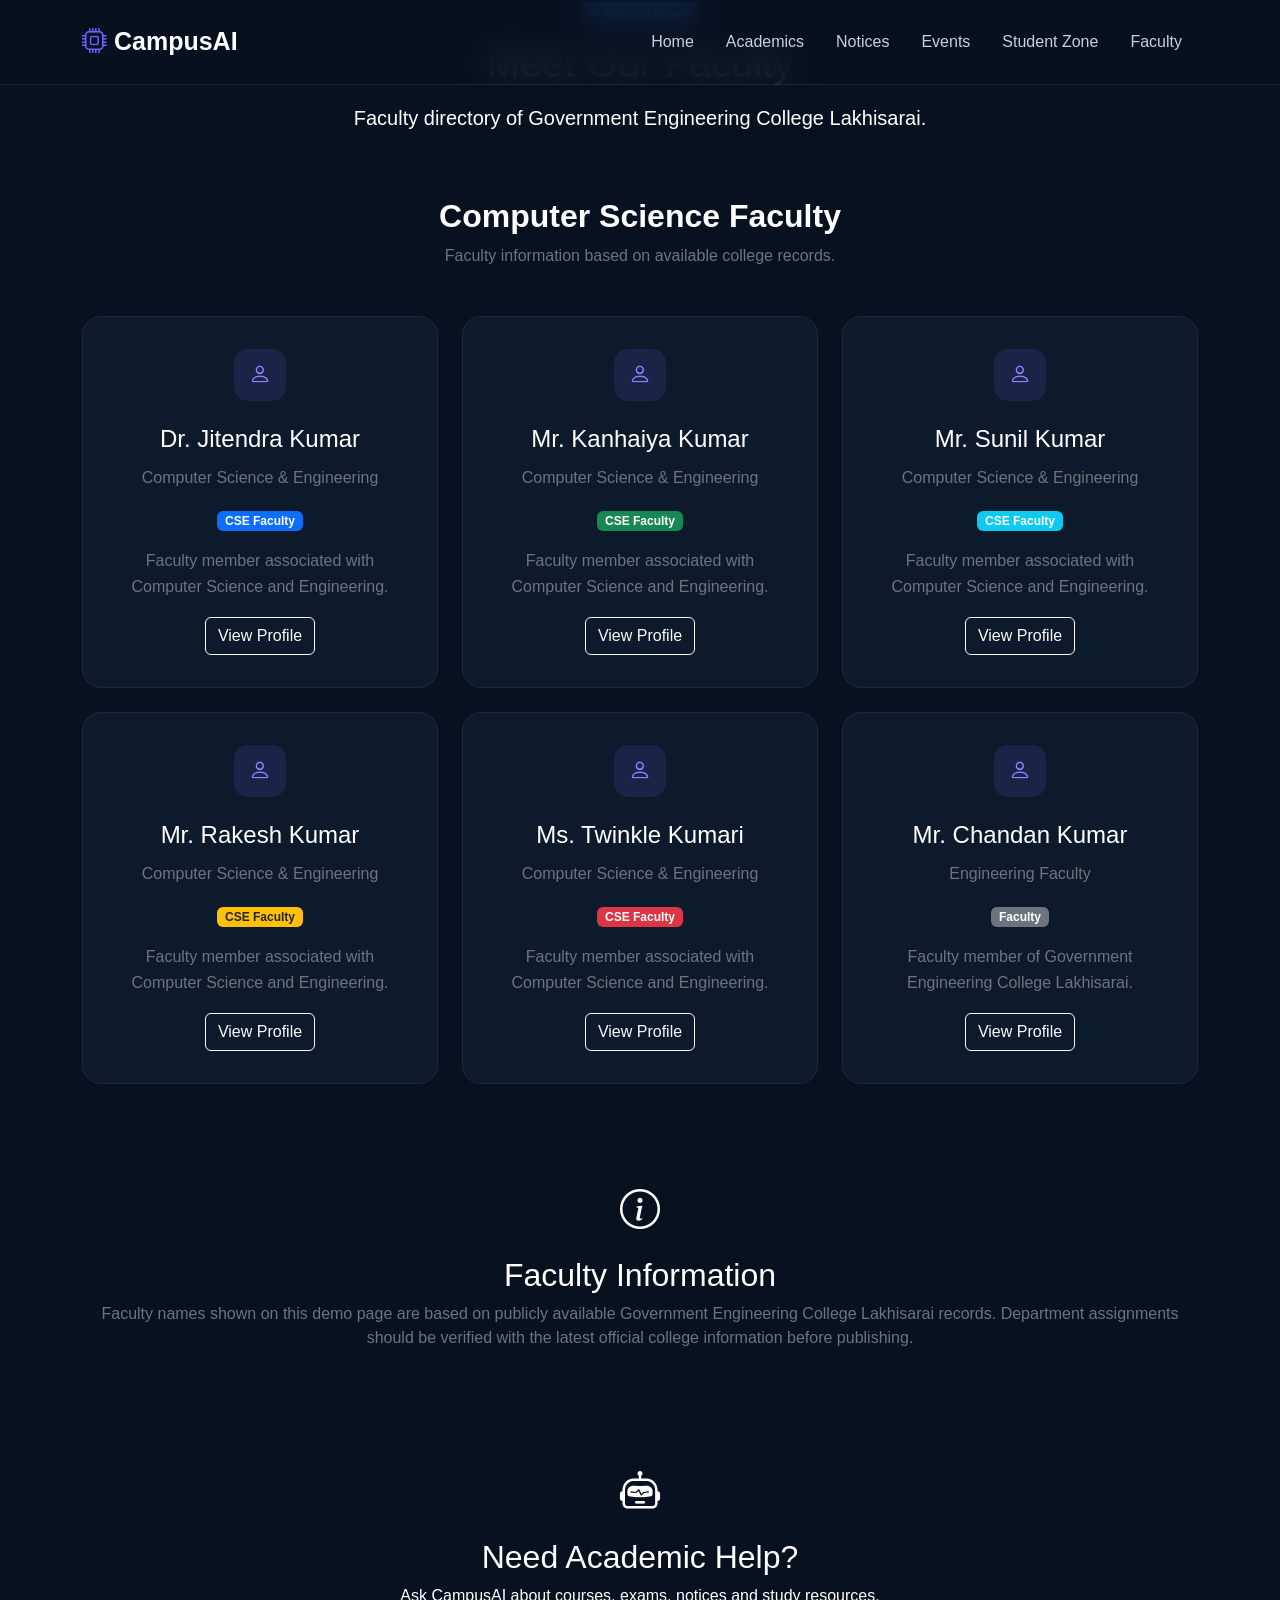
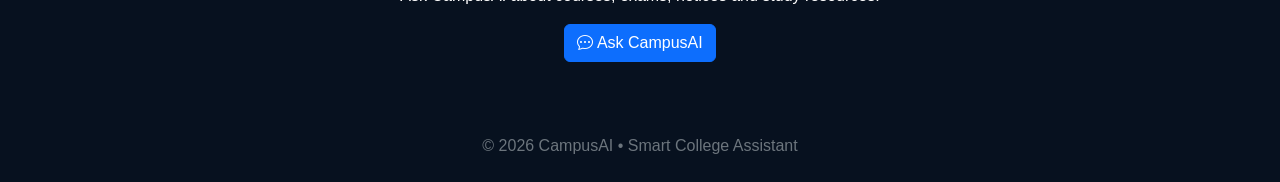
<file: faculty.html>
<!DOCTYPE html>
<html lang="en">

<head>
    <meta charset="UTF-8">
    <meta name="viewport" content="width=device-width, initial-scale=1.0">

    <title>Faculty | CampusAI</title>

    <link rel="stylesheet"
          href="https://cdn.jsdelivr.net/npm/bootstrap@5.3.3/dist/css/bootstrap.min.css">

    <link rel="stylesheet"
          href="https://cdn.jsdelivr.net/npm/bootstrap-icons@1.11.3/font/bootstrap-icons.min.css">

    <link rel="stylesheet" href="../style.css">
</head>

<body>

<!-- ================= NAVBAR ================= -->

<nav class="navbar navbar-expand-lg navbar-dark fixed-top">

    <div class="container">

        <a class="navbar-brand fw-bold" href="../index.html">
            <i class="bi bi-cpu"></i>
            CampusAI
        </a>

        <button class="navbar-toggler"
                type="button"
                data-bs-toggle="collapse"
                data-bs-target="#navbarNav">

            <span class="navbar-toggler-icon"></span>

        </button>

        <div class="collapse navbar-collapse" id="navbarNav">

            <ul class="navbar-nav ms-auto">

                <li class="nav-item">
                    <a class="nav-link" href="../index.html">
                        Home
                    </a>
                </li>

                <li class="nav-item">
                    <a class="nav-link" href="academics.html">
                        Academics
                    </a>
                </li>

                <li class="nav-item">
                    <a class="nav-link" href="notices.html">
                        Notices
                    </a>
                </li>

                <li class="nav-item">
                    <a class="nav-link" href="events.html">
                        Events
                    </a>
                </li>

                <li class="nav-item">
                    <a class="nav-link" href="student.html">
                        Student Zone
                    </a>
                </li>

                <li class="nav-item">
                    <a class="nav-link active" href="faculty.html">
                        Faculty
                    </a>
                </li>

            </ul>

        </div>

    </div>

</nav>


<!-- ================= HERO ================= -->

<section class="hero-section text-center">

    <div class="container">

        <span class="badge bg-primary mb-3">

            <i class="bi bi-people"></i>

            GEC Lakhisarai

        </span>

        <h1>

            Meet Our <span>Faculty</span>

        </h1>

        <p class="lead mt-3">

            Faculty directory of Government Engineering College
            Lakhisarai.

        </p>

    </div>

</section>


<!-- ================= FACULTY ================= -->

<section class="container py-5">

    <div class="text-center mb-5">

        <h2 class="fw-bold">

            Computer Science Faculty

        </h2>

        <p class="text-secondary">

            Faculty information based on available college records.

        </p>

    </div>


    <div class="row g-4">


        <!-- JITENDRA KUMAR -->

        <div class="col-lg-4 col-md-6">

            <div class="feature-card h-100 text-center">

                <div class="feature-icon mx-auto">

                    <i class="bi bi-person"></i>

                </div>

                <h4 class="mt-4">

                    Dr. Jitendra Kumar

                </h4>

                <p class="text-secondary">

                    Computer Science & Engineering

                </p>

                <span class="badge bg-primary">

                    CSE Faculty

                </span>

                <p class="text-secondary mt-3">

                    Faculty member associated with Computer Science
                    and Engineering.

                </p>

                <button class="btn btn-outline-light">

                    View Profile

                </button>

            </div>

        </div>


        <!-- KANHAIYA KUMAR -->

        <div class="col-lg-4 col-md-6">

            <div class="feature-card h-100 text-center">

                <div class="feature-icon mx-auto">

                    <i class="bi bi-person"></i>

                </div>

                <h4 class="mt-4">

                    Mr. Kanhaiya Kumar

                </h4>

                <p class="text-secondary">

                    Computer Science & Engineering

                </p>

                <span class="badge bg-success">

                    CSE Faculty

                </span>

                <p class="text-secondary mt-3">

                    Faculty member associated with Computer Science
                    and Engineering.

                </p>

                <button class="btn btn-outline-light">

                    View Profile

                </button>

            </div>

        </div>


        <!-- SUNIL KUMAR -->

        <div class="col-lg-4 col-md-6">

            <div class="feature-card h-100 text-center">

                <div class="feature-icon mx-auto">

                    <i class="bi bi-person"></i>

                </div>

                <h4 class="mt-4">

                    Mr. Sunil Kumar

                </h4>

                <p class="text-secondary">

                    Computer Science & Engineering

                </p>

                <span class="badge bg-info">

                    CSE Faculty

                </span>

                <p class="text-secondary mt-3">

                    Faculty member associated with Computer Science
                    and Engineering.

                </p>

                <button class="btn btn-outline-light">

                    View Profile

                </button>

            </div>

        </div>


        <!-- RAKESH KUMAR -->

        <div class="col-lg-4 col-md-6">

            <div class="feature-card h-100 text-center">

                <div class="feature-icon mx-auto">

                    <i class="bi bi-person"></i>

                </div>

                <h4 class="mt-4">

                    Mr. Rakesh Kumar

                </h4>

                <p class="text-secondary">

                    Computer Science & Engineering

                </p>

                <span class="badge bg-warning text-dark">

                    CSE Faculty

                </span>

                <p class="text-secondary mt-3">

                    Faculty member associated with Computer Science
                    and Engineering.

                </p>

                <button class="btn btn-outline-light">

                    View Profile

                </button>

            </div>

        </div>


        <!-- TWINKLE KUMARI -->

        <div class="col-lg-4 col-md-6">

            <div class="feature-card h-100 text-center">

                <div class="feature-icon mx-auto">

                    <i class="bi bi-person"></i>

                </div>

                <h4 class="mt-4">

                    Ms. Twinkle Kumari

                </h4>

                <p class="text-secondary">

                    Computer Science & Engineering

                </p>

                <span class="badge bg-danger">

                    CSE Faculty

                </span>

                <p class="text-secondary mt-3">

                    Faculty member associated with Computer Science
                    and Engineering.

                </p>

                <button class="btn btn-outline-light">

                    View Profile

                </button>

            </div>

        </div>


        <!-- CHANDAN KUMAR -->

        <div class="col-lg-4 col-md-6">

            <div class="feature-card h-100 text-center">

                <div class="feature-icon mx-auto">

                    <i class="bi bi-person"></i>

                </div>

                <h4 class="mt-4">

                    Mr. Chandan Kumar

                </h4>

                <p class="text-secondary">

                    Engineering Faculty

                </p>

                <span class="badge bg-secondary">

                    Faculty

                </span>

                <p class="text-secondary mt-3">

                    Faculty member of Government Engineering
                    College Lakhisarai.

                </p>

                <button class="btn btn-outline-light">

                    View Profile

                </button>

            </div>

        </div>

    </div>

</section>


<!-- ================= FACULTY NOTE ================= -->

<section class="container py-5">

    <div class="about-box text-center">

        <i class="bi bi-info-circle fs-1"></i>

        <h2 class="mt-3">

            Faculty Information

        </h2>

        <p class="text-secondary">

            Faculty names shown on this demo page are based on
            publicly available Government Engineering College
            Lakhisarai records. Department assignments should be
            verified with the latest official college information
            before publishing.

        </p>

    </div>

</section>


<!-- ================= AI CTA ================= -->

<section class="container py-5">

    <div class="about-box text-center">

        <i class="bi bi-robot fs-1"></i>

        <h2 class="mt-3">

            Need Academic Help?

        </h2>

        <p>

            Ask CampusAI about courses, exams, notices and
            study resources.

        </p>

        <a href="../index.html" class="btn btn-primary">

            <i class="bi bi-chat-dots"></i>

            Ask CampusAI

        </a>

    </div>

</section>


<!-- ================= FOOTER ================= -->

<footer class="text-center py-4">

    <p class="mb-0 text-secondary">

        © 2026 CampusAI • Smart College Assistant

    </p>

</footer>


<script src="https://cdn.jsdelivr.net/npm/bootstrap@5.3.3/dist/js/bootstrap.bundle.min.js"></script>

</body>

</html>
</file>
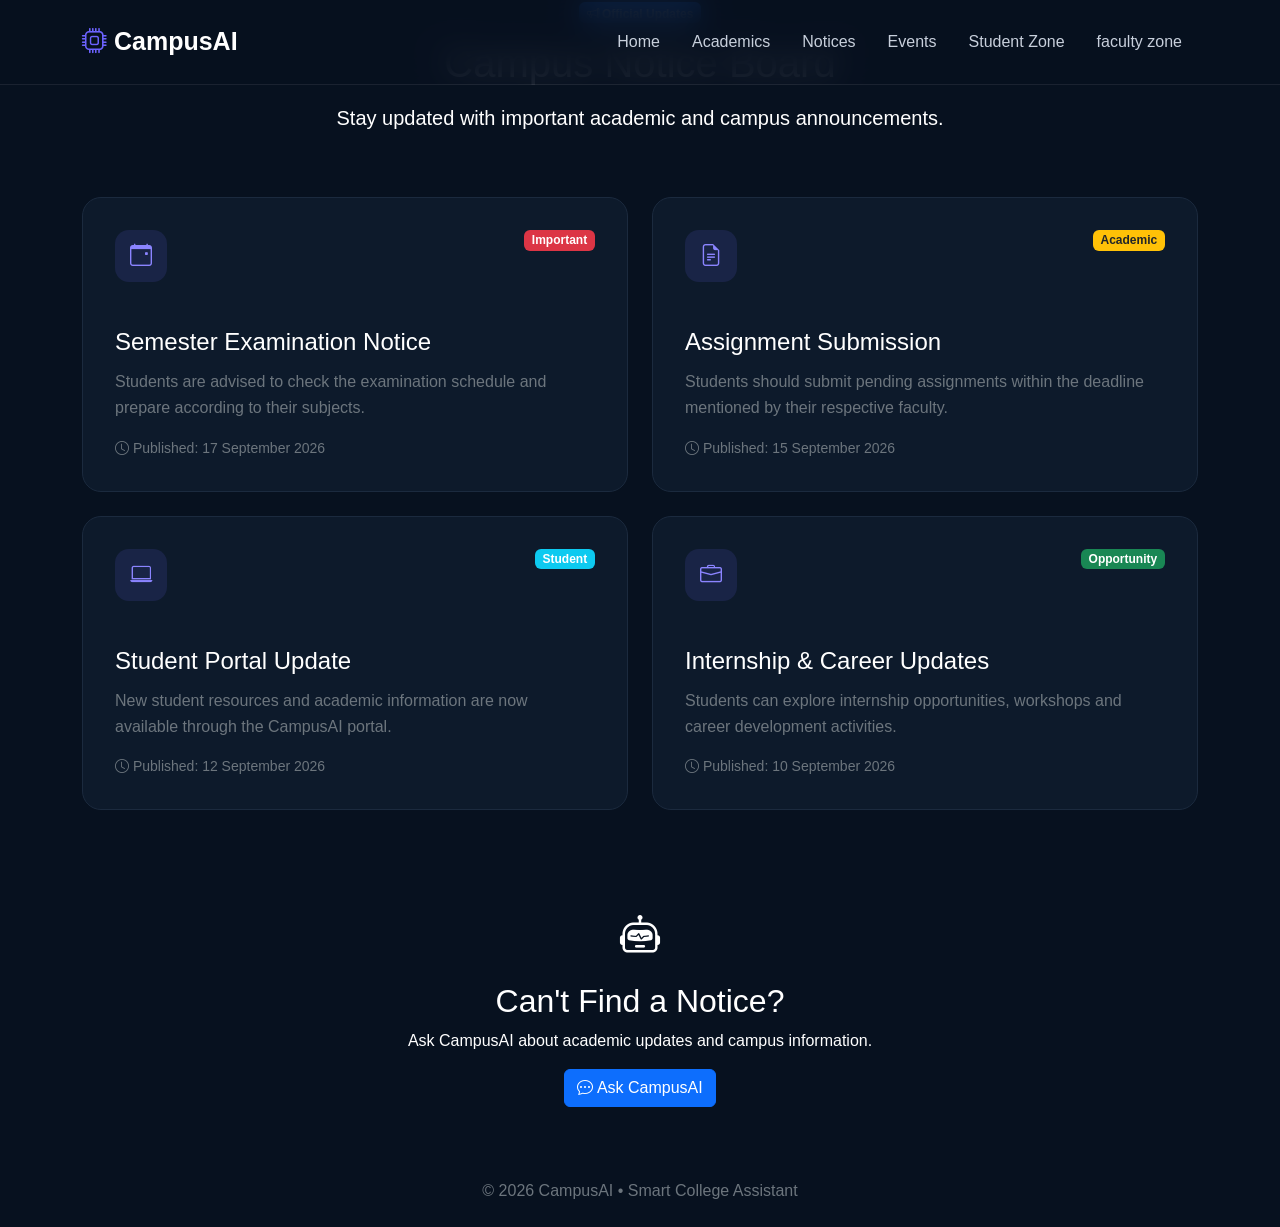
<file: notices.html>
<!DOCTYPE html>
<html lang="en">
<head>
    <meta charset="UTF-8">
    <meta name="viewport" content="width=device-width, initial-scale=1.0">

    <title>Notices | CampusAI</title>

    <link rel="stylesheet"
          href="https://cdn.jsdelivr.net/npm/bootstrap@5.3.3/dist/css/bootstrap.min.css">

    <link rel="stylesheet"
          href="https://cdn.jsdelivr.net/npm/bootstrap-icons@1.11.3/font/bootstrap-icons.min.css">

    <link rel="stylesheet" href="../style.css">
</head>

<body>

<!-- NAVBAR -->
<nav class="navbar navbar-expand-lg navbar-dark fixed-top">
    <div class="container">

        <a class="navbar-brand fw-bold" href="../index.html">
            <i class="bi bi-cpu"></i> CampusAI
        </a>

        <button class="navbar-toggler"
                type="button"
                data-bs-toggle="collapse"
                data-bs-target="#navbarNav">
            <span class="navbar-toggler-icon"></span>
        </button>

        <div class="collapse navbar-collapse" id="navbarNav">

            <ul class="navbar-nav ms-auto">

                <li class="nav-item">
                    <a class="nav-link" href="../index.html">Home</a>
                </li>

                <li class="nav-item">
                    <a class="nav-link" href="academics.html">
                        Academics
                    </a>
                </li>

                <li class="nav-item">
                    <a class="nav-link active" href="notices.html">
                        Notices
                    </a>
                </li>

                <li class="nav-item">
                    <a class="nav-link" href="events.html">
                        Events
                    </a>
                </li>

                <li class="nav-item">
                    <a class="nav-link" href="student.html">
                        Student Zone
                    </a>
                </li>
               
               <li class="nav-item">
                   <a class="nav-link" href="faculty.html">
                        faculty zone
                   </a>
               </li>

            </ul>

        </div>
    </div>
</nav>


<!-- HERO -->
<section class="hero-section text-center">

    <div class="container">

        <span class="badge bg-primary mb-3">
            <i class="bi bi-megaphone"></i>
            Official Updates
        </span>

        <h1>
            Campus <span>Notice Board</span>
        </h1>

        <p class="lead mt-3">
            Stay updated with important academic and campus announcements.
        </p>

    </div>

</section>


<!-- NOTICES -->
<section class="container py-5">

    <div class="row g-4">


        <!-- NOTICE 1 -->
        <div class="col-lg-6">

            <div class="feature-card notice-card h-100">

                <div class="d-flex justify-content-between align-items-start">

                    <div class="feature-icon">
                        <i class="bi bi-calendar-event"></i>
                    </div>

                    <span class="badge bg-danger">
                        Important
                    </span>

                </div>

                <h4 class="mt-4">
                    Semester Examination Notice
                </h4>

                <p class="text-secondary">
                    Students are advised to check the examination
                    schedule and prepare according to their subjects.
                </p>

                <div class="small text-secondary">
                    <i class="bi bi-clock"></i>
                    Published: 17 September 2026
                </div>

            </div>

        </div>


        <!-- NOTICE 2 -->
        <div class="col-lg-6">

            <div class="feature-card notice-card h-100">

                <div class="d-flex justify-content-between align-items-start">

                    <div class="feature-icon">
                        <i class="bi bi-file-earmark-text"></i>
                    </div>

                    <span class="badge bg-warning text-dark">
                        Academic
                    </span>

                </div>

                <h4 class="mt-4">
                    Assignment Submission
                </h4>

                <p class="text-secondary">
                    Students should submit pending assignments
                    within the deadline mentioned by their respective faculty.
                </p>

                <div class="small text-secondary">
                    <i class="bi bi-clock"></i>
                    Published: 15 September 2026
                </div>

            </div>

        </div>


        <!-- NOTICE 3 -->
        <div class="col-lg-6">

            <div class="feature-card notice-card h-100">

                <div class="d-flex justify-content-between align-items-start">

                    <div class="feature-icon">
                        <i class="bi bi-laptop"></i>
                    </div>

                    <span class="badge bg-info">
                        Student
                    </span>

                </div>

                <h4 class="mt-4">
                    Student Portal Update
                </h4>

                <p class="text-secondary">
                    New student resources and academic information
                    are now available through the CampusAI portal.
                </p>

                <div class="small text-secondary">
                    <i class="bi bi-clock"></i>
                    Published: 12 September 2026
                </div>

            </div>

        </div>


        <!-- NOTICE 4 -->
        <div class="col-lg-6">

            <div class="feature-card notice-card h-100">

                <div class="d-flex justify-content-between align-items-start">

                    <div class="feature-icon">
                        <i class="bi bi-briefcase"></i>
                    </div>

                    <span class="badge bg-success">
                        Opportunity
                    </span>

                </div>

                <h4 class="mt-4">
                    Internship & Career Updates
                </h4>

                <p class="text-secondary">
                    Students can explore internship opportunities,
                    workshops and career development activities.
                </p>

                <div class="small text-secondary">
                    <i class="bi bi-clock"></i>
                    Published: 10 September 2026
                </div>

            </div>

        </div>

    </div>

</section>


<!-- AI CTA -->
<section class="container py-5">

    <div class="about-box text-center">

        <i class="bi bi-robot fs-1"></i>

        <h2 class="mt-3">
            Can't Find a Notice?
        </h2>

        <p>
            Ask CampusAI about academic updates and campus information.
        </p>

        <a href="../index.html" class="btn btn-primary">
            <i class="bi bi-chat-dots"></i>
            Ask CampusAI
        </a>

    </div>

</section>


<!-- FOOTER -->
<footer class="text-center py-4">

    <p class="mb-0 text-secondary">
        © 2026 CampusAI • Smart College Assistant
    </p>

</footer>


<script src="https://cdn.jsdelivr.net/npm/bootstrap@5.3.3/dist/js/bootstrap.bundle.min.js"></script>

</body>
</html>
</file>
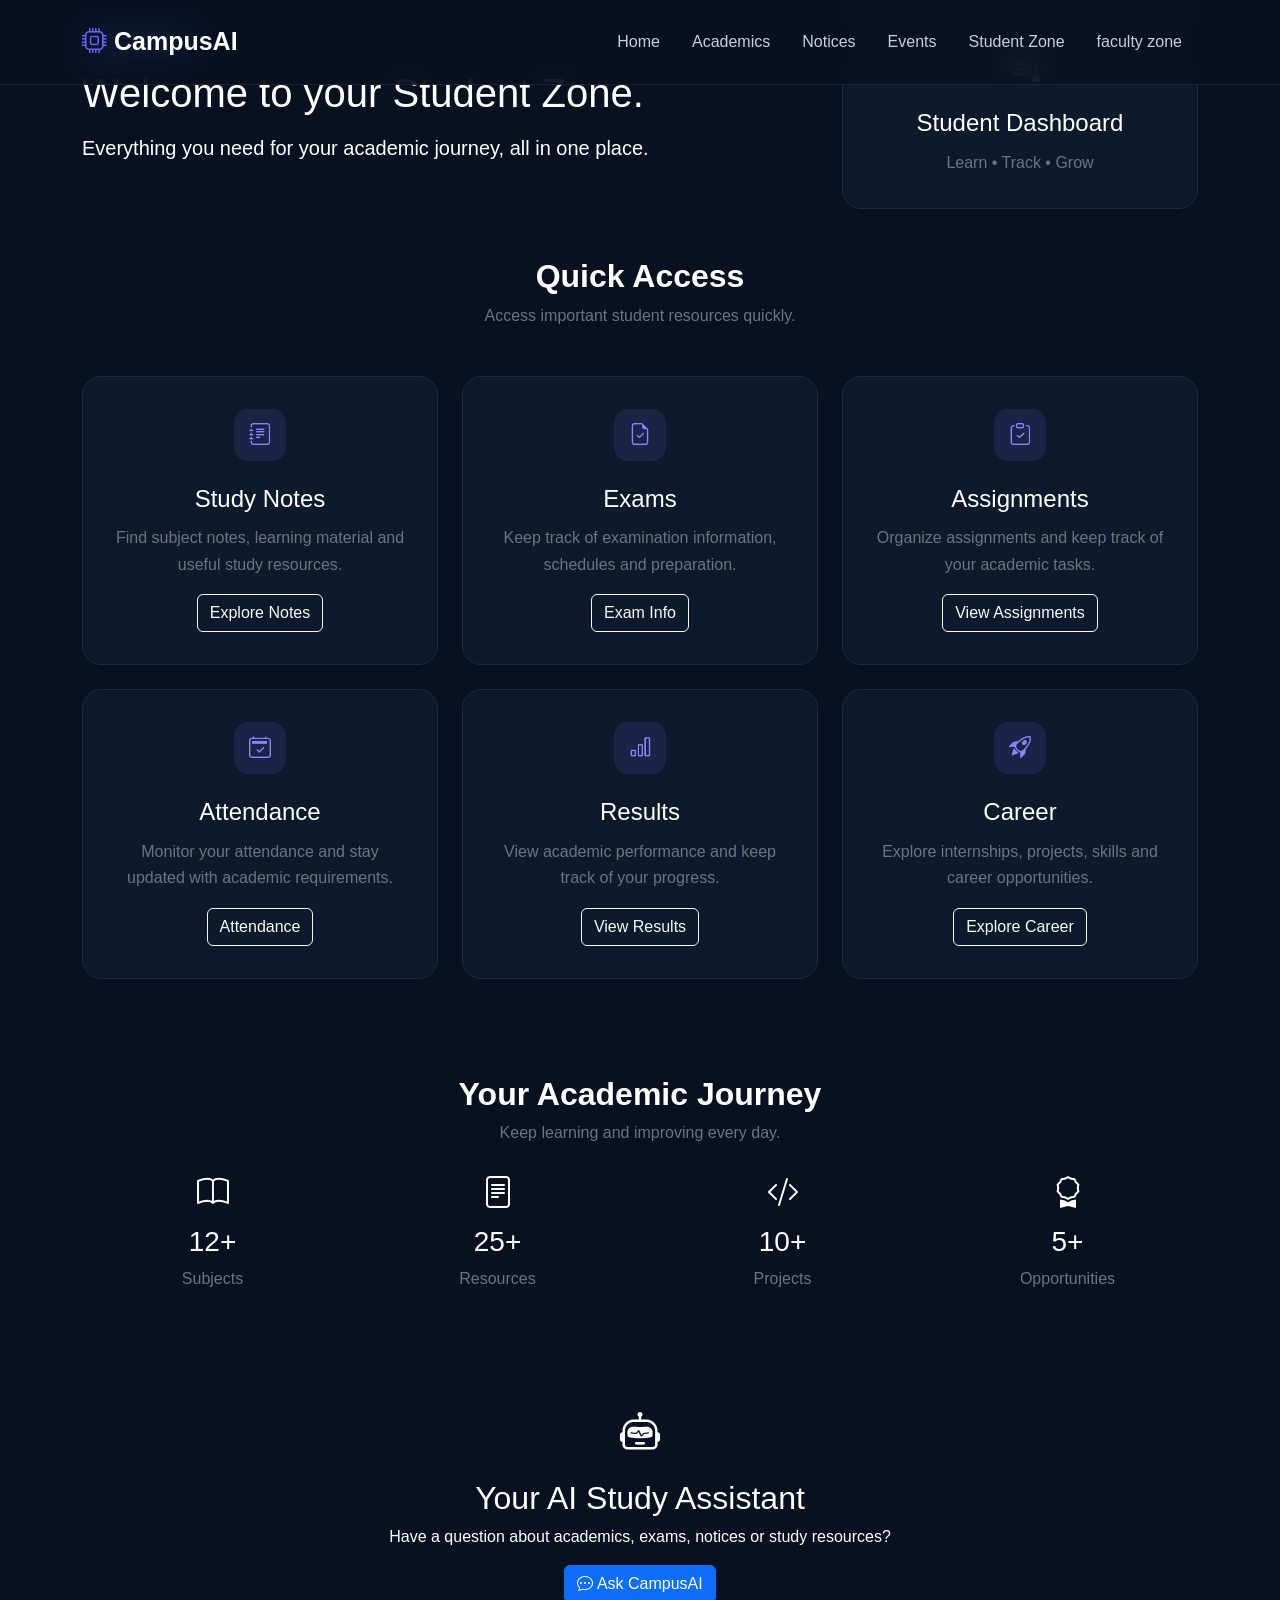
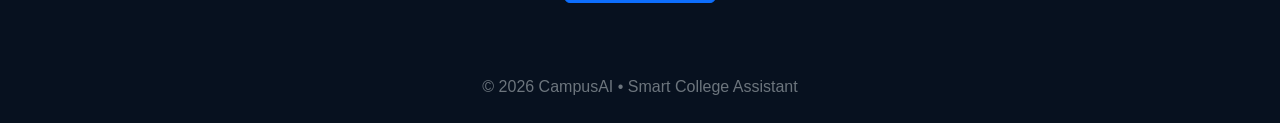
<file: student.html>
<!DOCTYPE html>
<html lang="en">
<head>
    <meta charset="UTF-8">
    <meta name="viewport" content="width=device-width, initial-scale=1.0">

    <title>Student Zone | CampusAI</title>

    <link rel="stylesheet"
          href="https://cdn.jsdelivr.net/npm/bootstrap@5.3.3/dist/css/bootstrap.min.css">

    <link rel="stylesheet"
          href="https://cdn.jsdelivr.net/npm/bootstrap-icons@1.11.3/font/bootstrap-icons.min.css">

    <link rel="stylesheet" href="../style.css">
</head>

<body>

<!-- NAVBAR -->
<nav class="navbar navbar-expand-lg navbar-dark fixed-top">
    <div class="container">

        <a class="navbar-brand fw-bold" href="../index.html">
            <i class="bi bi-cpu"></i> CampusAI
        </a>

        <button class="navbar-toggler"
                type="button"
                data-bs-toggle="collapse"
                data-bs-target="#navbarNav">

            <span class="navbar-toggler-icon"></span>

        </button>

        <div class="collapse navbar-collapse" id="navbarNav">

            <ul class="navbar-nav ms-auto">

                <li class="nav-item">
                    <a class="nav-link" href="../index.html">
                        Home
                    </a>
                </li>

                <li class="nav-item">
                    <a class="nav-link" href="academics.html">
                        Academics
                    </a>
                </li>

                <li class="nav-item">
                    <a class="nav-link" href="notices.html">
                        Notices
                    </a>
                </li>

                <li class="nav-item">
                    <a class="nav-link" href="events.html">
                        Events
                    </a>
                </li>

                <li class="nav-item">
                    <a class="nav-link active" href="student.html">
                        Student Zone
                    </a>
                </li>
             
                <li class="nav-item">
                    <a class="nav-link active" href="faculty.html">
                        faculty zone
                    </a>
                </li>

            </ul>

        </div>
    </div>
</nav>


<!-- DASHBOARD HERO -->
<section class="hero-section">

    <div class="container">

        <div class="row align-items-center">

            <div class="col-lg-8">

                <span class="badge bg-primary mb-3">
                    <i class="bi bi-person-circle"></i>
                    Student Portal
                </span>

                <h1>
                    Welcome to your
                    <span>Student Zone.</span>
                </h1>

                <p class="lead mt-3">
                    Everything you need for your academic journey,
                    all in one place.
                </p>

            </div>

            <div class="col-lg-4 text-center mt-4 mt-lg-0">

                <div class="feature-card">

                    <i class="bi bi-mortarboard fs-1"></i>

                    <h4 class="mt-3">
                        Student Dashboard
                    </h4>

                    <p class="text-secondary mb-0">
                        Learn • Track • Grow
                    </p>

                </div>

            </div>

        </div>

    </div>

</section>


<!-- QUICK ACCESS -->
<section class="container py-5">

    <div class="text-center mb-5">

        <h2 class="fw-bold">
            Quick Access
        </h2>

        <p class="text-secondary">
            Access important student resources quickly.
        </p>

    </div>


    <div class="row g-4">


        <!-- NOTES -->
        <div class="col-md-4">

            <div class="feature-card h-100 text-center">

                <div class="feature-icon mx-auto">

                    <i class="bi bi-journal-text"></i>

                </div>

                <h4 class="mt-4">
                    Study Notes
                </h4>

                <p class="text-secondary">
                    Find subject notes, learning material
                    and useful study resources.
                </p>

                <button class="btn btn-outline-light">
                    Explore Notes
                </button>

            </div>

        </div>


        <!-- EXAMS -->
        <div class="col-md-4">

            <div class="feature-card h-100 text-center">

                <div class="feature-icon mx-auto">

                    <i class="bi bi-file-earmark-check"></i>

                </div>

                <h4 class="mt-4">
                    Exams
                </h4>

                <p class="text-secondary">
                    Keep track of examination information,
                    schedules and preparation.
                </p>

                <button class="btn btn-outline-light">
                    Exam Info
                </button>

            </div>

        </div>


        <!-- ASSIGNMENTS -->
        <div class="col-md-4">

            <div class="feature-card h-100 text-center">

                <div class="feature-icon mx-auto">

                    <i class="bi bi-clipboard-check"></i>

                </div>

                <h4 class="mt-4">
                    Assignments
                </h4>

                <p class="text-secondary">
                    Organize assignments and keep track
                    of your academic tasks.
                </p>

                <button class="btn btn-outline-light">
                    View Assignments
                </button>

            </div>

        </div>


        <!-- ATTENDANCE -->
        <div class="col-md-4">

            <div class="feature-card h-100 text-center">

                <div class="feature-icon mx-auto">

                    <i class="bi bi-calendar2-check"></i>

                </div>

                <h4 class="mt-4">
                    Attendance
                </h4>

                <p class="text-secondary">
                    Monitor your attendance and stay
                    updated with academic requirements.
                </p>

                <button class="btn btn-outline-light">
                    Attendance
                </button>

            </div>

        </div>


        <!-- RESULTS -->
        <div class="col-md-4">

            <div class="feature-card h-100 text-center">

                <div class="feature-icon mx-auto">

                    <i class="bi bi-bar-chart"></i>

                </div>

                <h4 class="mt-4">
                    Results
                </h4>

                <p class="text-secondary">
                    View academic performance and
                    keep track of your progress.
                </p>

                <button class="btn btn-outline-light">
                    View Results
                </button>

            </div>

        </div>


        <!-- CAREER -->
        <div class="col-md-4">

            <div class="feature-card h-100 text-center">

                <div class="feature-icon mx-auto">

                    <i class="bi bi-rocket-takeoff"></i>

                </div>

                <h4 class="mt-4">
                    Career
                </h4>

                <p class="text-secondary">
                    Explore internships, projects,
                    skills and career opportunities.
                </p>

                <button class="btn btn-outline-light">
                    Explore Career
                </button>

            </div>

        </div>

    </div>

</section>


<!-- STUDENT STATS -->
<section class="container py-5">

    <div class="about-box">

        <div class="text-center mb-4">

            <h2 class="fw-bold">
                Your Academic Journey
            </h2>

            <p class="text-secondary">
                Keep learning and improving every day.
            </p>

        </div>


        <div class="row text-center">

            <div class="col-6 col-md-3 mb-4 mb-md-0">

                <i class="bi bi-book fs-2"></i>

                <h3 class="mt-2">
                    12+
                </h3>

                <p class="text-secondary">
                    Subjects
                </p>

            </div>


            <div class="col-6 col-md-3 mb-4 mb-md-0">

                <i class="bi bi-file-text fs-2"></i>

                <h3 class="mt-2">
                    25+
                </h3>

                <p class="text-secondary">
                    Resources
                </p>

            </div>


            <div class="col-6 col-md-3">

                <i class="bi bi-code-slash fs-2"></i>

                <h3 class="mt-2">
                    10+
                </h3>

                <p class="text-secondary">
                    Projects
                </p>

            </div>


            <div class="col-6 col-md-3">

                <i class="bi bi-award fs-2"></i>

                <h3 class="mt-2">
                    5+
                </h3>

                <p class="text-secondary">
                    Opportunities
                </p>

            </div>

        </div>

    </div>

</section>


<!-- AI ASSISTANT -->
<section class="container py-5">

    <div class="about-box text-center">

        <i class="bi bi-robot fs-1"></i>

        <h2 class="mt-3">
            Your AI Study Assistant
        </h2>

        <p>
            Have a question about academics, exams,
            notices or study resources?
        </p>

        <a href="../index.html" class="btn btn-primary">
            <i class="bi bi-chat-dots"></i>
            Ask CampusAI
        </a>

    </div>

</section>


<!-- FOOTER -->
<footer class="text-center py-4">

    <p class="mb-0 text-secondary">
        © 2026 CampusAI • Smart College Assistant
    </p>

</footer>


<script src="https://cdn.jsdelivr.net/npm/bootstrap@5.3.3/dist/js/bootstrap.bundle.min.js"></script>

</body>
</html>
</file>
<file: style.css>
/* =========================
   CAMPUSAI - GLOBAL CSS
========================= */

* {
    margin: 0;
    padding: 0;
    box-sizing: border-box;
}

html {
    scroll-behavior: smooth;
}

body {
    font-family: Arial, Helvetica, sans-serif;
    background: #07111f;
    color: #ffffff;
    overflow-x: hidden;
}

/* =========================
   NAVBAR
========================= */

.navbar {
    background: rgba(7, 17, 31, 0.88);
    backdrop-filter: blur(15px);
    padding: 18px 0;
    border-bottom: 1px solid rgba(255,255,255,0.08);
}

.navbar-brand {
    color: white !important;
    font-size: 25px;
    font-weight: 800;
}

.navbar-brand i {
    color: #6c63ff;
}

.navbar-brand span {
    color: #6c63ff;
}

.nav-link {
    color: #c8d0dc !important;
    margin: 0 8px;
    font-weight: 500;
    transition: 0.3s;
}

.nav-link:hover {
    color: white !important;
}

.ai-nav-btn {
    border: none;
    background: #6c63ff;
    color: white;
    padding: 10px 18px;
    border-radius: 10px;
    font-weight: 600;
    transition: 0.3s;
}

.ai-nav-btn:hover {
    transform: translateY(-2px);
    box-shadow: 0 8px 25px rgba(108,99,255,0.35);
}

/* =========================
   HERO
========================= */

.hero {
    min-height: 100vh;
    display: flex;
    align-items: center;
    padding-top: 110px;
    padding-bottom: 70px;

    background:
        radial-gradient(
            circle at 80% 25%,
            rgba(108,99,255,0.25),
            transparent 35%
        ),
        radial-gradient(
            circle at 15% 80%,
            rgba(0,210,255,0.10),
            transparent 30%
        );
}

.badge-ai {
    display: inline-block;
    padding: 9px 16px;
    border: 1px solid rgba(108,99,255,0.45);
    border-radius: 30px;
    color: #aaa5ff;
    background: rgba(108,99,255,0.08);
    margin-bottom: 25px;
    font-size: 14px;
}

.hero h1 {
    font-size: clamp(48px, 7vw, 82px);
    line-height: 1.04;
    font-weight: 800;
    letter-spacing: -4px;
}

.hero h1 span {
    color: #6c63ff;
}

.hero-text {
    color: #aeb8c7;
    max-width: 650px;
    font-size: 18px;
    line-height: 1.75;
    margin: 25px 0;
}

.hero-buttons {
    display: flex;
    gap: 15px;
    flex-wrap: wrap;
}

.primary-btn {
    border: none;
    background: #6c63ff;
    color: white;
    padding: 14px 23px;
    border-radius: 11px;
    font-weight: 600;
    transition: 0.3s;
}

.primary-btn:hover {
    transform: translateY(-3px);
    box-shadow: 0 12px 30px rgba(108,99,255,0.35);
}

.secondary-btn {
    text-decoration: none;
    color: white;
    border: 1px solid #344154;
    padding: 13px 22px;
    border-radius: 11px;
    transition: 0.3s;
}

.secondary-btn:hover {
    background: #111e30;
    color: white;
}

/* =========================
   HERO STATS
========================= */

.hero-stats {
    display: flex;
    gap: 50px;
    margin-top: 45px;
}

.hero-stats h4 {
    font-size: 25px;
    margin-bottom: 4px;
}

.hero-stats p {
    color: #7f8b9c;
    font-size: 13px;
}

/* =========================
   AI PREVIEW CARD
========================= */

.ai-card {
    background: rgba(18,31,49,0.82);
    border: 1px solid rgba(255,255,255,0.1);
    border-radius: 23px;
    padding: 22px;
    box-shadow: 0 30px 80px rgba(0,0,0,0.38);
    backdrop-filter: blur(20px);
}

.ai-card-header {
    display: flex;
    align-items: center;
    gap: 12px;
    border-bottom: 1px solid rgba(255,255,255,0.08);
    padding-bottom: 18px;
}

.ai-avatar,
.chat-avatar {
    width: 46px;
    height: 46px;
    border-radius: 13px;
    background: #6c63ff;
    display: flex;
    align-items: center;
    justify-content: center;
    font-size: 20px;
}

.ai-card h5 {
    margin: 0;
}

.ai-card small {
    color: #8793a5;
}

.online-dot {
    display: inline-block;
    width: 7px;
    height: 7px;
    background: #38d996;
    border-radius: 50%;
    margin-right: 5px;
}

.chat-preview {
    padding: 25px 0;
}

.message {
    max-width: 85%;
    padding: 12px 15px;
    border-radius: 14px;
    margin-bottom: 12px;
    font-size: 14px;
    line-height: 1.5;
}

.bot-message {
    background: #18273b;
    color: #d8dfeb;
}

.user-message {
    background: #6c63ff;
    margin-left: auto;
}

.chat-start {
    width: 100%;
    border: none;
    padding: 13px;
    border-radius: 10px;
    background: #25344a;
    color: white;
    font-weight: 600;
    transition: 0.3s;
}

.chat-start:hover {
    background: #6c63ff;
}

/* =========================
   SECTIONS
========================= */

.section {
    padding: 110px 0;
}

.section-heading {
    text-align: center;
    max-width: 680px;
    margin: 0 auto 60px;
}

.section-heading span,
.small-title {
    color: #6c63ff;
    font-size: 13px;
    font-weight: 700;
    letter-spacing: 2px;
}

.section-heading h2 {
    font-size: 45px;
    font-weight: 800;
    margin: 15px 0;
}

.section-heading p {
    color: #8d99a9;
    line-height: 1.7;
}

/* =========================
   FEATURE CARDS
========================= */

.feature-card {
    height: 100%;
    padding: 32px;
    border-radius: 19px;
    background: #0d1a2b;
    border: 1px solid #1b2a3e;
    transition: 0.35s;
}

.feature-card:hover {
    transform: translateY(-8px);
    border-color: #6c63ff;
    box-shadow: 0 18px 45px rgba(0,0,0,0.2);
}

.feature-icon {
    width: 52px;
    height: 52px;
    display: flex;
    align-items: center;
    justify-content: center;
    border-radius: 14px;
    background: rgba(108,99,255,0.13);
    color: #8b84ff;
    font-size: 22px;
    margin-bottom: 22px;
}

.feature-card h4 {
    margin-bottom: 12px;
}

.feature-card p {
    color: #8996a8;
    line-height: 1.65;
}

/* =========================
   COURSES
========================= */

.courses-section {
    padding: 110px 0;
    background: #091523;
}

.course-card {
    position: relative;
    overflow: hidden;
    padding: 35px;
    min-height: 285px;
    background: #0d1a2b;
    border: 1px solid #1d2d42;
    border-radius: 20px;
    transition: 0.35s;
}

.course-card:hover {
    transform: translateY(-7px);
    border-color: #6c63ff;
}

.course-number {
    position: absolute;
    right: 20px;
    top: 10px;
    font-size: 55px;
    font-weight: 800;
    color: rgba(255,255,255,0.04);
}

.course-card > i {
    font-size: 37px;
    color: #6c63ff;
}

.course-card h4 {
    margin-top: 24px;
}

.course-card p {
    color: #8996a8;
    line-height: 1.6;
}

.course-card a {
    color: #8b84ff;
    text-decoration: none;
    font-weight: 600;
}

/* =========================
   ABOUT
========================= */

.about-section {
    padding: 110px 0;
}

.about-section h2 {
    font-size: 50px;
    font-weight: 800;
    margin-top: 15px;
}

.about-section h2 span {
    color: #6c63ff;
}

.about-section p {
    color: #929eae;
    line-height: 1.8;
    font-size: 16px;
}

/* =========================
   CHATBOT
========================= */

.chatbot {
    position: fixed;
    right: 25px;
    bottom: 90px;
    width: 370px;
    max-width: calc(100% - 30px);
    background: #0d1a2b;
    border: 1px solid #293a50;
    border-radius: 19px;
    overflow: hidden;
    box-shadow: 0 25px 70px rgba(0,0,0,0.55);
    z-index: 1000;
    display: none;
}

.chatbot.active {
    display: block;
    animation: chatOpen 0.25s ease;
}

@keyframes chatOpen {
    from {
        opacity: 0;
        transform: translateY(20px);
    }

    to {
        opacity: 1;
        transform: translateY(0);
    }
}

.chat-header {
    padding: 15px;
    background: #14243a;
    display: flex;
    align-items: center;
    justify-content: space-between;
}

.chat-profile {
    display: flex;
    align-items: center;
    gap: 10px;
}

.chat-profile small {
    display: block;
    color: #8592a4;
}

.chat-header button {
    border: none;
    background: transparent;
    color: #aab5c4;
}

.chat-messages {
    height: 300px;
    padding: 15px;
    overflow-y: auto;
}

.chat-bubble {
    max-width: 85%;
    padding: 11px 13px;
    margin-bottom: 10px;
    border-radius: 13px;
    font-size: 14px;
    line-height: 1.5;
}

.chat-bubble.bot {
    background: #18283d;
}

.chat-bubble.user {
    background: #6c63ff;
    margin-left: auto;
}

.quick-questions {
    display: flex;
    gap: 6px;
    padding: 8px 12px;
    overflow-x: auto;
}

.quick-questions button {
    white-space: nowrap;
    border: 1px solid #304158;
    background: transparent;
    color: #b8c2d0;
    padding: 6px 10px;
    border-radius: 20px;
    font-size: 12px;
}

.chat-input {
    display: flex;
    padding: 12px;
    gap: 8px;
    border-top: 1px solid #24354a;
}

.chat-input input {
    flex: 1;
    border: none;
    outline: none;
    background: #142338;
    color: white;
    padding: 11px;
    border-radius: 10px;
}

.chat-input button {
    width: 45px;
    border: none;
    border-radius: 10px;
    background: #6c63ff;
    color: white;
}

/* =========================
   FLOATING AI BUTTON
========================= */

.floating-ai {
    position: fixed;
    right: 25px;
    bottom: 25px;
    width: 57px;
    height: 57px;
    border: none;
    border-radius: 50%;
    background: #6c63ff;
    color: white;
    font-size: 22px;
    box-shadow: 0 10px 30px rgba(108,99,255,0.4);
    z-index: 999;
    transition: 0.3s;
}

.floating-ai:hover {
    transform: scale(1.1);
}

/* =========================
   MOBILE
========================= */

@media (max-width: 768px) {

    .hero {
        padding-top: 130px;
    }

    .hero h1 {
        font-size: 48px;
        letter-spacing: -2px;
    }

    .hero-stats {
        gap: 25px;
    }

    .section-heading h2 {
        font-size: 35px;
    }

    .about-section h2 {
        font-size: 38px;
        margin-bottom: 25px;
    }

    .ai-card {
        margin-top: 50px;
    }

    .chatbot {
        right: 15px;
        bottom: 85px;
    }
}
.course-card {
    background: rgba(255,255,255,0.05);
    border: 1px solid rgba(255,255,255,0.1);
    border-radius: 18px;
    transition: 0.3s;
}

.course-card:hover {
    transform: translateY(-8px);
    border-color: #8b5cf6;
}

.course-card i {
    color: #8b5cf6;
}

.course-card p {
    color: #aaa;
    line-height: 1.6;
}
</file>
